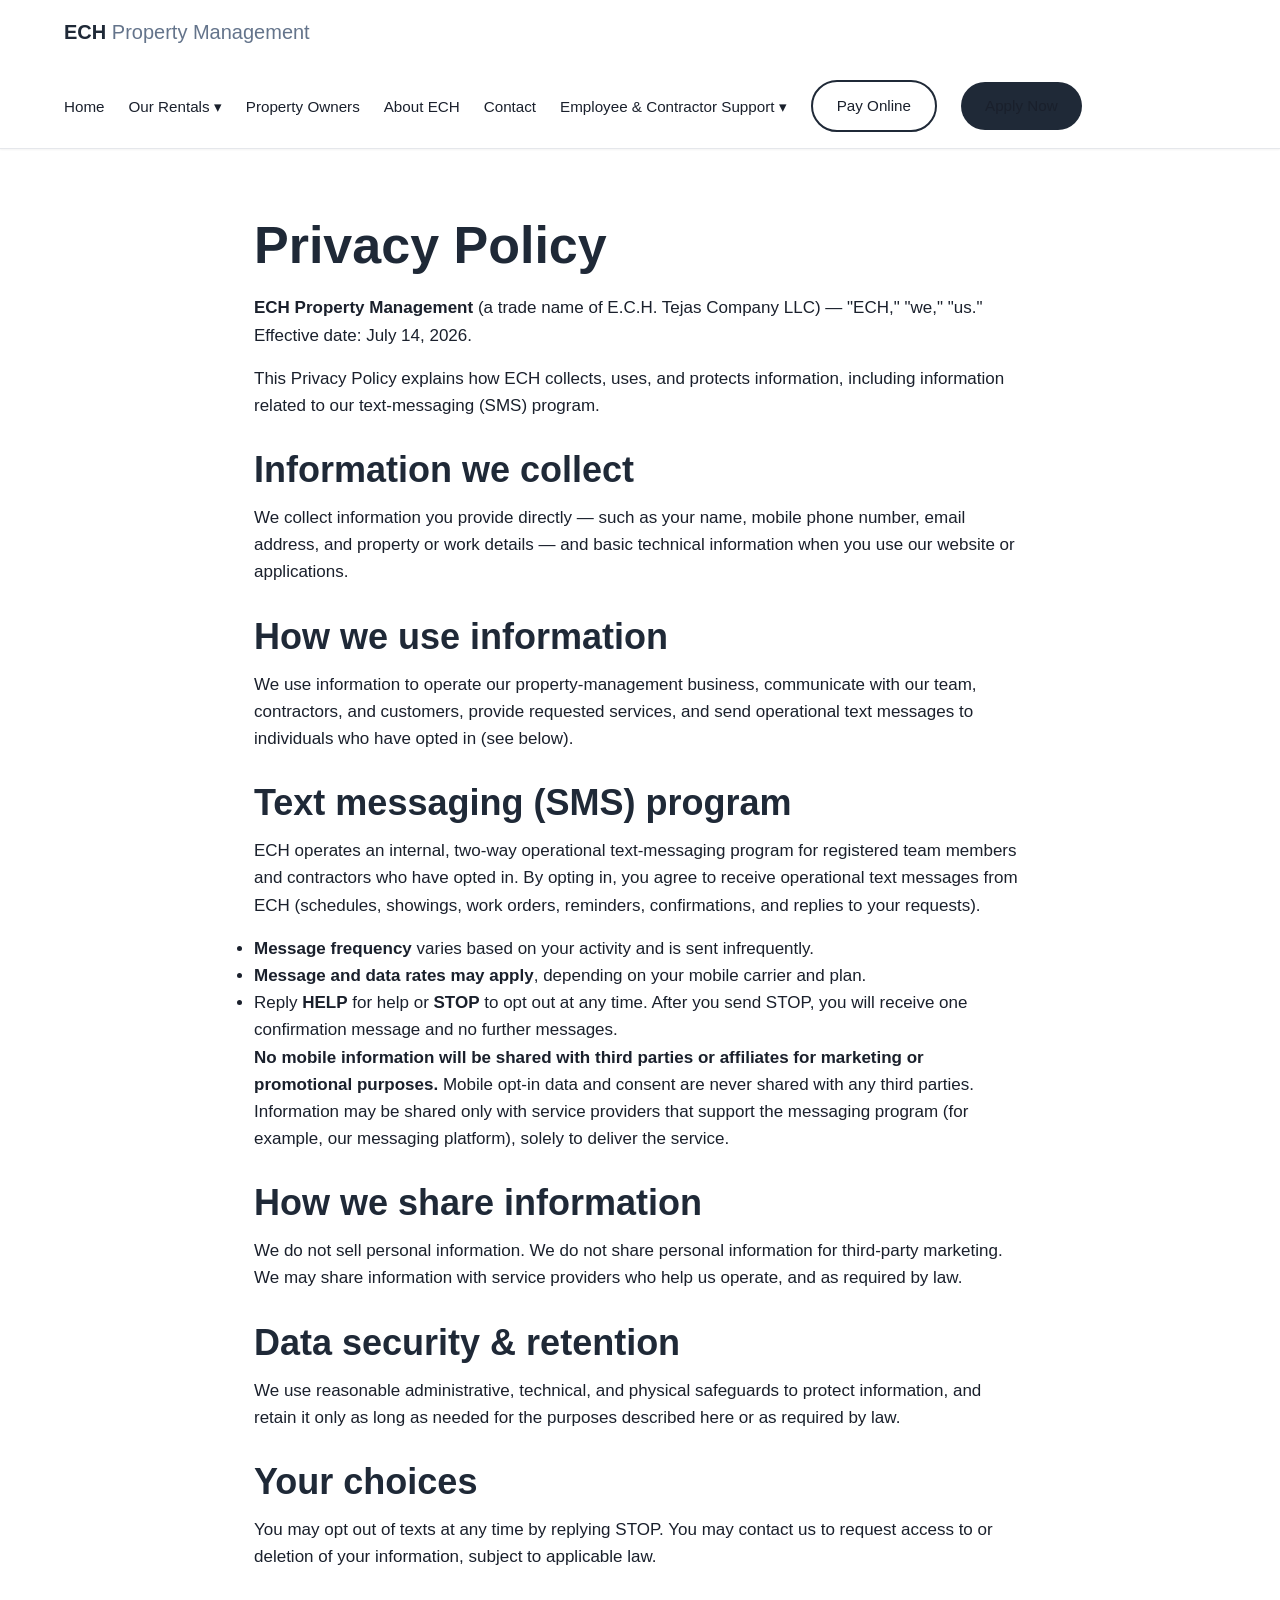
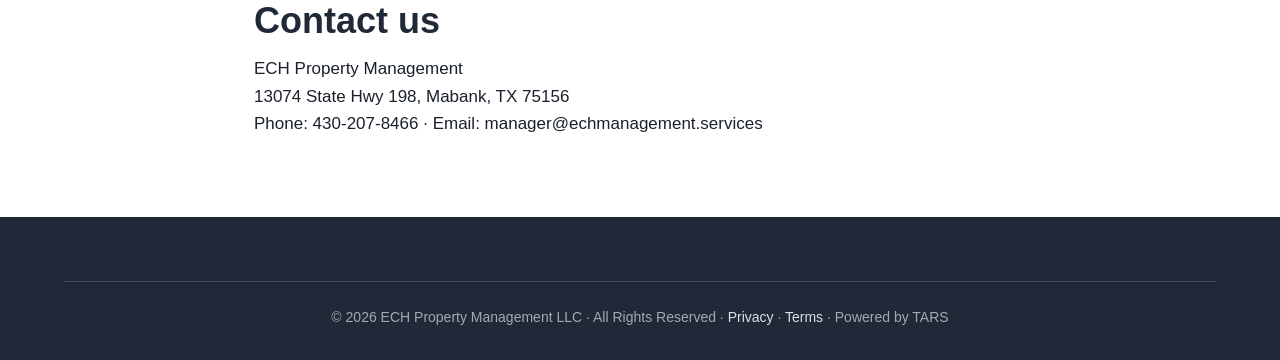
<file: privacy/index.html>
<!DOCTYPE html>
<html lang="en">
<head>
<meta charset="UTF-8">
<meta name="viewport" content="width=device-width, initial-scale=1.0">
<title>Privacy Policy — ECH Property Management</title>
<meta name="description" content="Privacy Policy for ECH Property Management, including our text-messaging (SMS) program.">
<link rel="canonical" href="https://echmanagement.services/privacy">
<link rel="stylesheet" href="/styles.css">
<style>.policy{max-width:820px;margin:0 auto;text-align:left}.policy h2{margin-top:1.75rem}.policy p,.policy li{color:#1A202C;line-height:1.6}</style>
</head>
<body>
<nav class="nav"><div class="container nav-inner">
<a href="/" class="logo"><strong>ECH</strong> <span class="light">Property Management</span></a>
<ul class="nav-links">
<li><a href="/">Home</a></li>
<li class="dropdown"><a href="#">Our Rentals ▾</a><div class="submenu"><a href="/single-family-home-rental-cedar-creek-lake.html">Single Family Homes</a><a href="/apartment-rental-cedar-creek-lake.html">Apartments</a></div></li>
<li><a href="/property-management.html">Property Owners</a></li>
<li><a href="/about-ech-property-management.html">About ECH</a></li>
<li><a href="/contact.html">Contact</a></li>
<li class="dropdown"><a href="/employee-contractor-support.html">Employee &amp; Contractor Support ▾</a><div class="submenu"><a href="https://tcc.echmanagement.services">Log In</a><a href="/employee-contractor-support.html#signup">Request Access &amp; Text Sign-Up</a></div></li>
<li><a href="https://app.rentredi.com/pay" class="btn btn-secondary">Pay Online</a></li>
<li><a href="https://app.rentredi.com/apply" class="btn">Apply Now</a></li>
</ul>
</div></nav>

<section><div class="container policy">
<h1>Privacy Policy</h1>
<p><strong>ECH Property Management</strong> (a trade name of E.C.H. Tejas Company LLC) — "ECH," "we," "us." Effective date: July 14, 2026.</p>
<p>This Privacy Policy explains how ECH collects, uses, and protects information, including information related to our text-messaging (SMS) program.</p>
<h2>Information we collect</h2>
<p>We collect information you provide directly — such as your name, mobile phone number, email address, and property or work details — and basic technical information when you use our website or applications.</p>
<h2>How we use information</h2>
<p>We use information to operate our property-management business, communicate with our team, contractors, and customers, provide requested services, and send operational text messages to individuals who have opted in (see below).</p>
<h2>Text messaging (SMS) program</h2>
<p>ECH operates an internal, two-way operational text-messaging program for registered team members and contractors who have opted in. By opting in, you agree to receive operational text messages from ECH (schedules, showings, work orders, reminders, confirmations, and replies to your requests).</p>
<ul>
<li><strong>Message frequency</strong> varies based on your activity and is sent infrequently.</li>
<li><strong>Message and data rates may apply</strong>, depending on your mobile carrier and plan.</li>
<li>Reply <strong>HELP</strong> for help or <strong>STOP</strong> to opt out at any time. After you send STOP, you will receive one confirmation message and no further messages.</li>
</ul>
<p><strong>No mobile information will be shared with third parties or affiliates for marketing or promotional purposes.</strong> Mobile opt-in data and consent are never shared with any third parties. Information may be shared only with service providers that support the messaging program (for example, our messaging platform), solely to deliver the service.</p>
<h2>How we share information</h2>
<p>We do not sell personal information. We do not share personal information for third-party marketing. We may share information with service providers who help us operate, and as required by law.</p>
<h2>Data security &amp; retention</h2>
<p>We use reasonable administrative, technical, and physical safeguards to protect information, and retain it only as long as needed for the purposes described here or as required by law.</p>
<h2>Your choices</h2>
<p>You may opt out of texts at any time by replying STOP. You may contact us to request access to or deletion of your information, subject to applicable law.</p>
<h2>Contact us</h2>
<p>ECH Property Management<br>13074 State Hwy 198, Mabank, TX 75156<br>Phone: 430-207-8466 · Email: manager@echmanagement.services</p>
</div></section>

<footer><div class="container">
<div class="copyright">© 2026 ECH Property Management LLC · All Rights Reserved · <a href="/privacy">Privacy</a> · <a href="/terms">Terms</a> · Powered by TARS</div>
</div></footer>
</body></html>
</file>
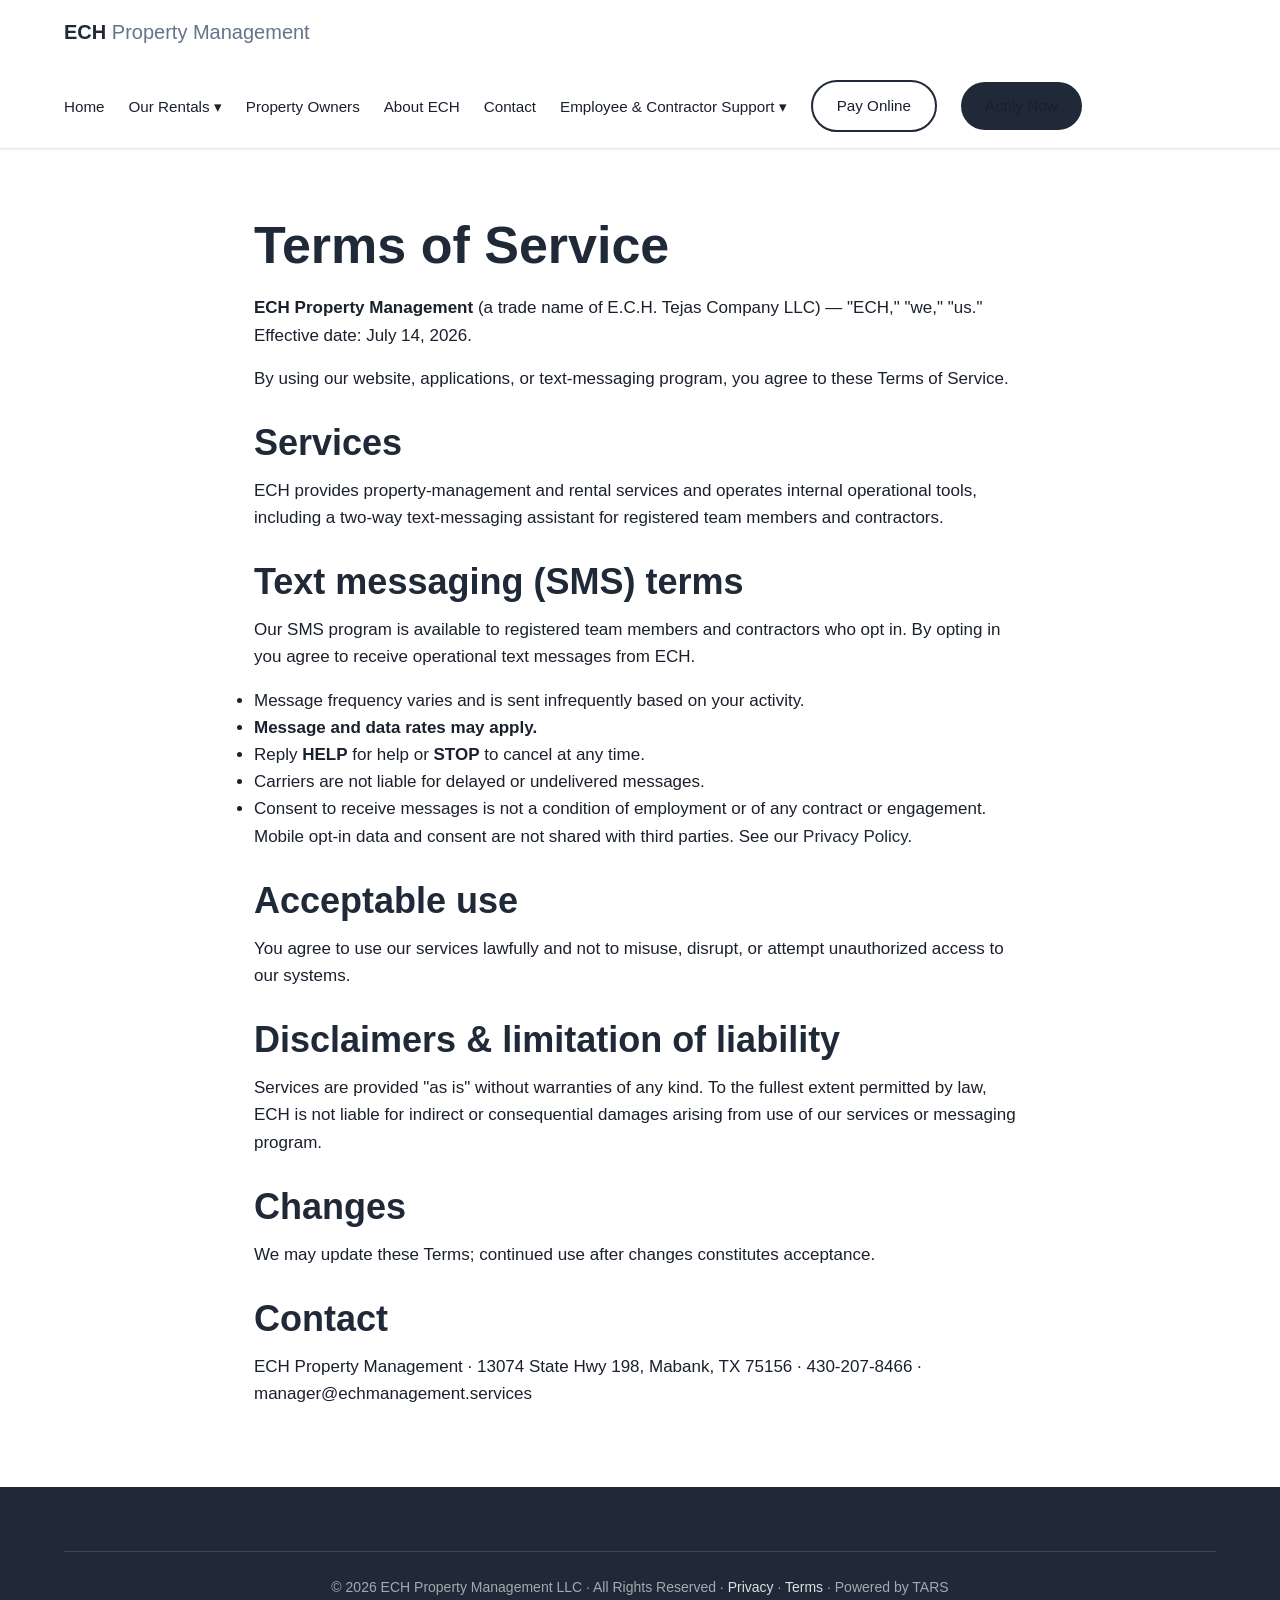
<file: terms/index.html>
<!DOCTYPE html>
<html lang="en">
<head>
<meta charset="UTF-8">
<meta name="viewport" content="width=device-width, initial-scale=1.0">
<title>Terms of Service — ECH Property Management</title>
<meta name="description" content="Terms of Service for ECH Property Management, including our text-messaging (SMS) program.">
<link rel="canonical" href="https://echmanagement.services/terms">
<link rel="stylesheet" href="/styles.css">
<style>.policy{max-width:820px;margin:0 auto;text-align:left}.policy h2{margin-top:1.75rem}.policy p,.policy li{color:#1A202C;line-height:1.6}</style>
</head>
<body>
<nav class="nav"><div class="container nav-inner">
<a href="/" class="logo"><strong>ECH</strong> <span class="light">Property Management</span></a>
<ul class="nav-links">
<li><a href="/">Home</a></li>
<li class="dropdown"><a href="#">Our Rentals ▾</a><div class="submenu"><a href="/single-family-home-rental-cedar-creek-lake.html">Single Family Homes</a><a href="/apartment-rental-cedar-creek-lake.html">Apartments</a></div></li>
<li><a href="/property-management.html">Property Owners</a></li>
<li><a href="/about-ech-property-management.html">About ECH</a></li>
<li><a href="/contact.html">Contact</a></li>
<li class="dropdown"><a href="/employee-contractor-support.html">Employee &amp; Contractor Support ▾</a><div class="submenu"><a href="https://tcc.echmanagement.services">Log In</a><a href="/employee-contractor-support.html#signup">Request Access &amp; Text Sign-Up</a></div></li>
<li><a href="https://app.rentredi.com/pay" class="btn btn-secondary">Pay Online</a></li>
<li><a href="https://app.rentredi.com/apply" class="btn">Apply Now</a></li>
</ul>
</div></nav>

<section><div class="container policy">
<h1>Terms of Service</h1>
<p><strong>ECH Property Management</strong> (a trade name of E.C.H. Tejas Company LLC) — "ECH," "we," "us." Effective date: July 14, 2026.</p>
<p>By using our website, applications, or text-messaging program, you agree to these Terms of Service.</p>
<h2>Services</h2>
<p>ECH provides property-management and rental services and operates internal operational tools, including a two-way text-messaging assistant for registered team members and contractors.</p>
<h2>Text messaging (SMS) terms</h2>
<p>Our SMS program is available to registered team members and contractors who opt in. By opting in you agree to receive operational text messages from ECH.</p>
<ul>
<li>Message frequency varies and is sent infrequently based on your activity.</li>
<li><strong>Message and data rates may apply.</strong></li>
<li>Reply <strong>HELP</strong> for help or <strong>STOP</strong> to cancel at any time.</li>
<li>Carriers are not liable for delayed or undelivered messages.</li>
<li>Consent to receive messages is not a condition of employment or of any contract or engagement.</li>
</ul>
<p>Mobile opt-in data and consent are not shared with third parties. See our <a href="/privacy">Privacy Policy</a>.</p>
<h2>Acceptable use</h2>
<p>You agree to use our services lawfully and not to misuse, disrupt, or attempt unauthorized access to our systems.</p>
<h2>Disclaimers &amp; limitation of liability</h2>
<p>Services are provided "as is" without warranties of any kind. To the fullest extent permitted by law, ECH is not liable for indirect or consequential damages arising from use of our services or messaging program.</p>
<h2>Changes</h2>
<p>We may update these Terms; continued use after changes constitutes acceptance.</p>
<h2>Contact</h2>
<p>ECH Property Management · 13074 State Hwy 198, Mabank, TX 75156 · 430-207-8466 · manager@echmanagement.services</p>
</div></section>

<footer><div class="container">
<div class="copyright">© 2026 ECH Property Management LLC · All Rights Reserved · <a href="/privacy">Privacy</a> · <a href="/terms">Terms</a> · Powered by TARS</div>
</div></footer>
</body></html>
</file>
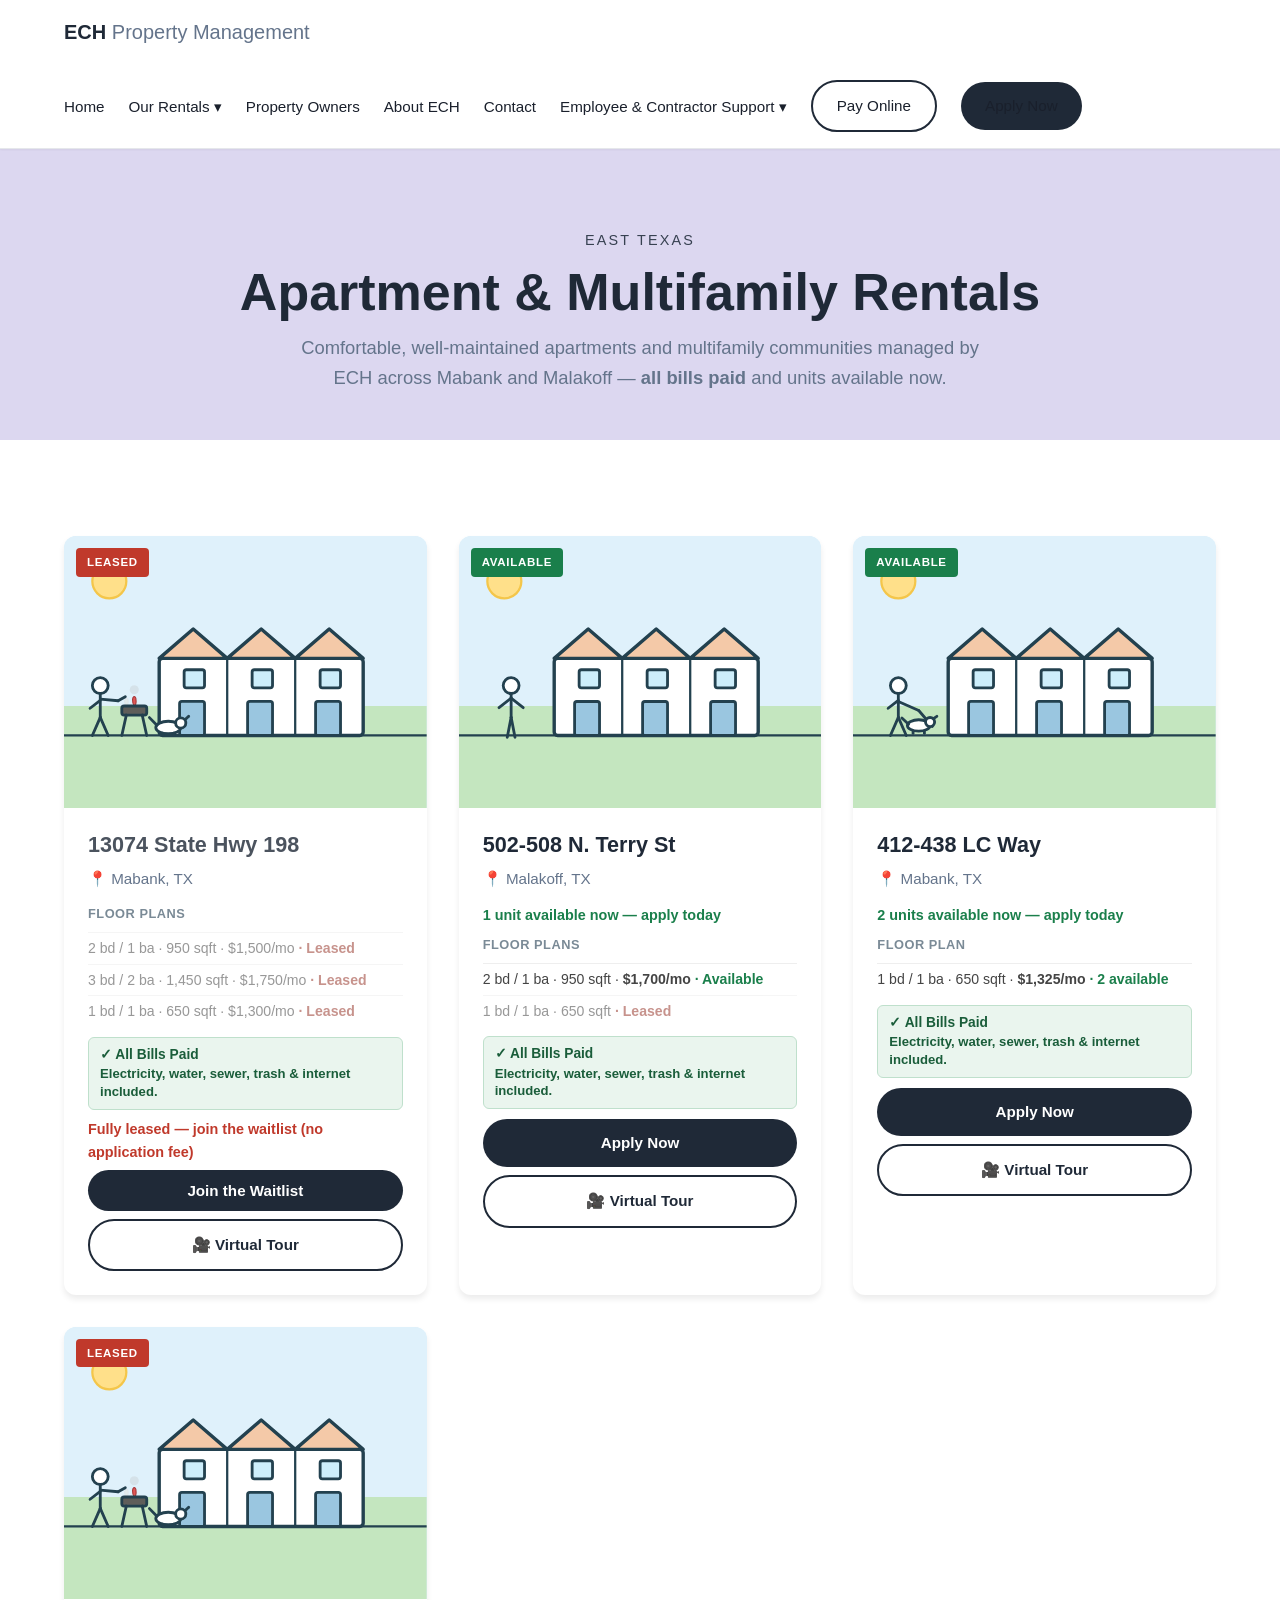
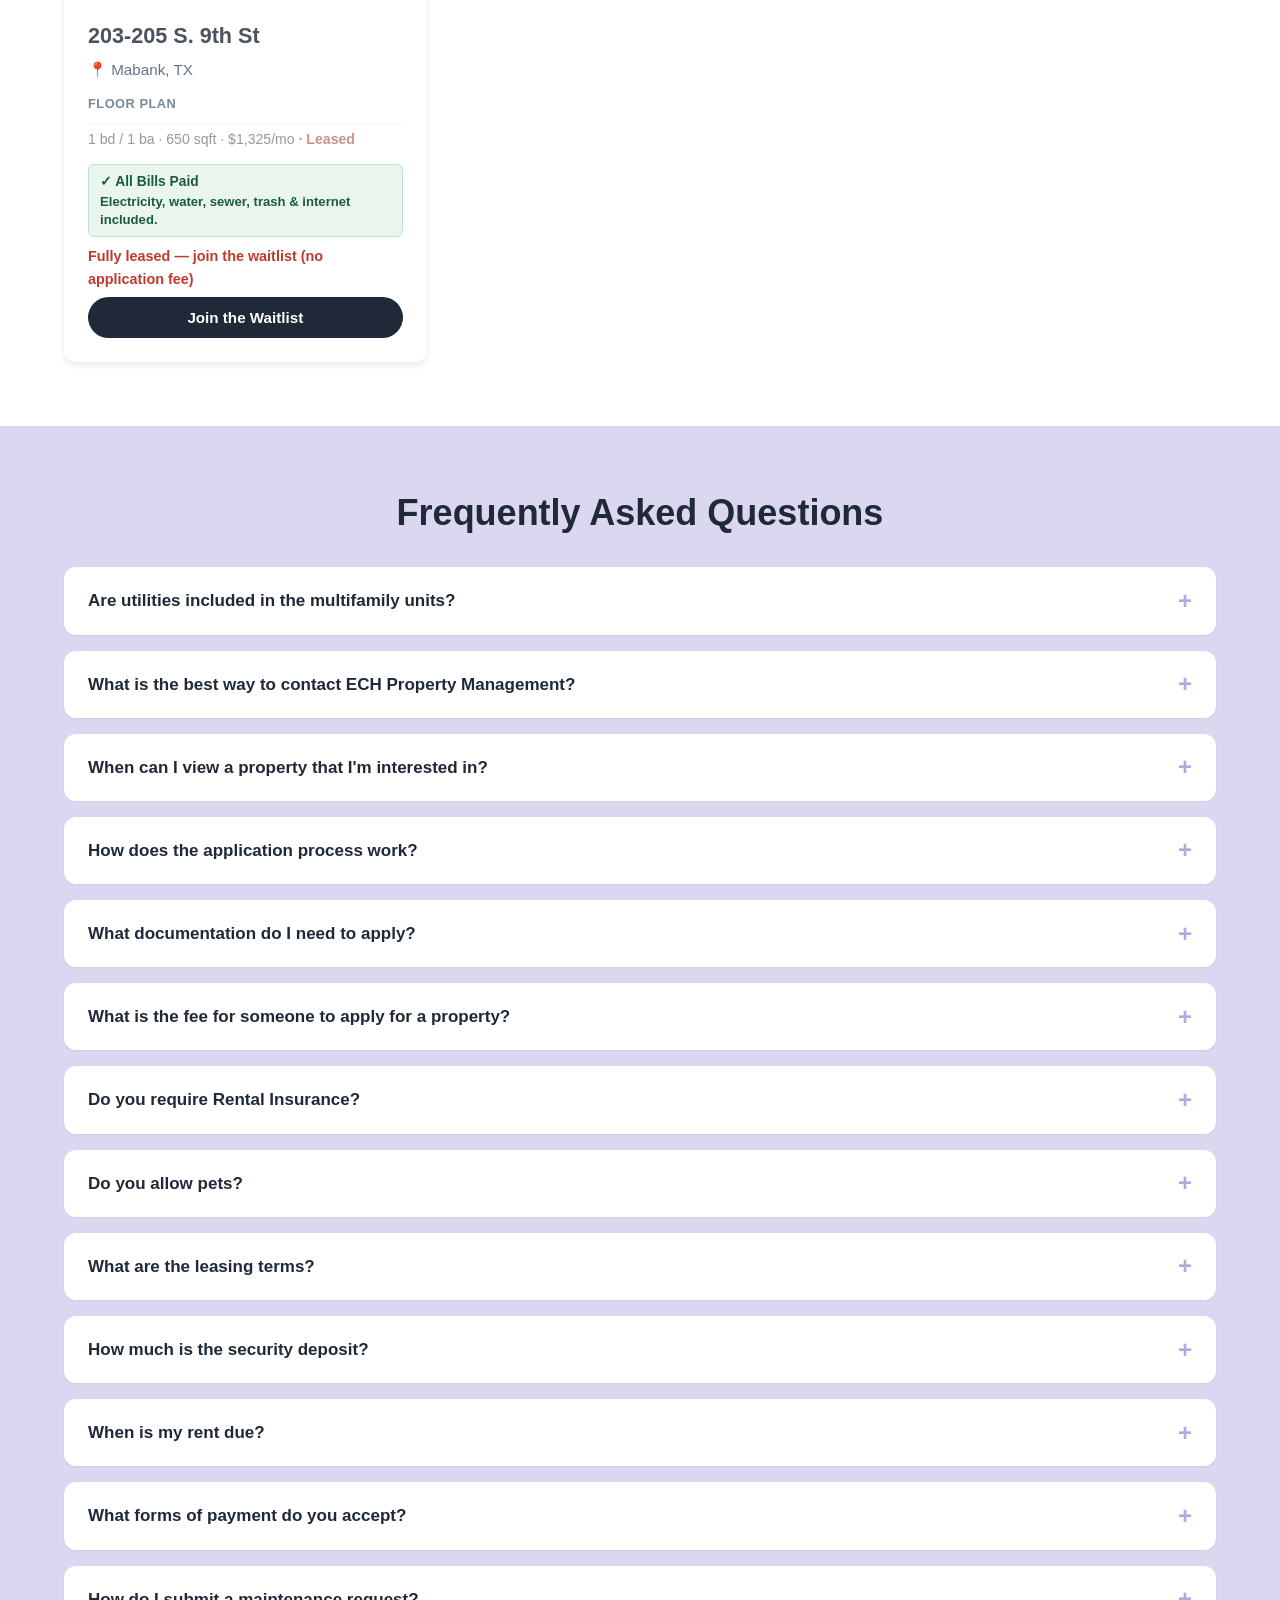
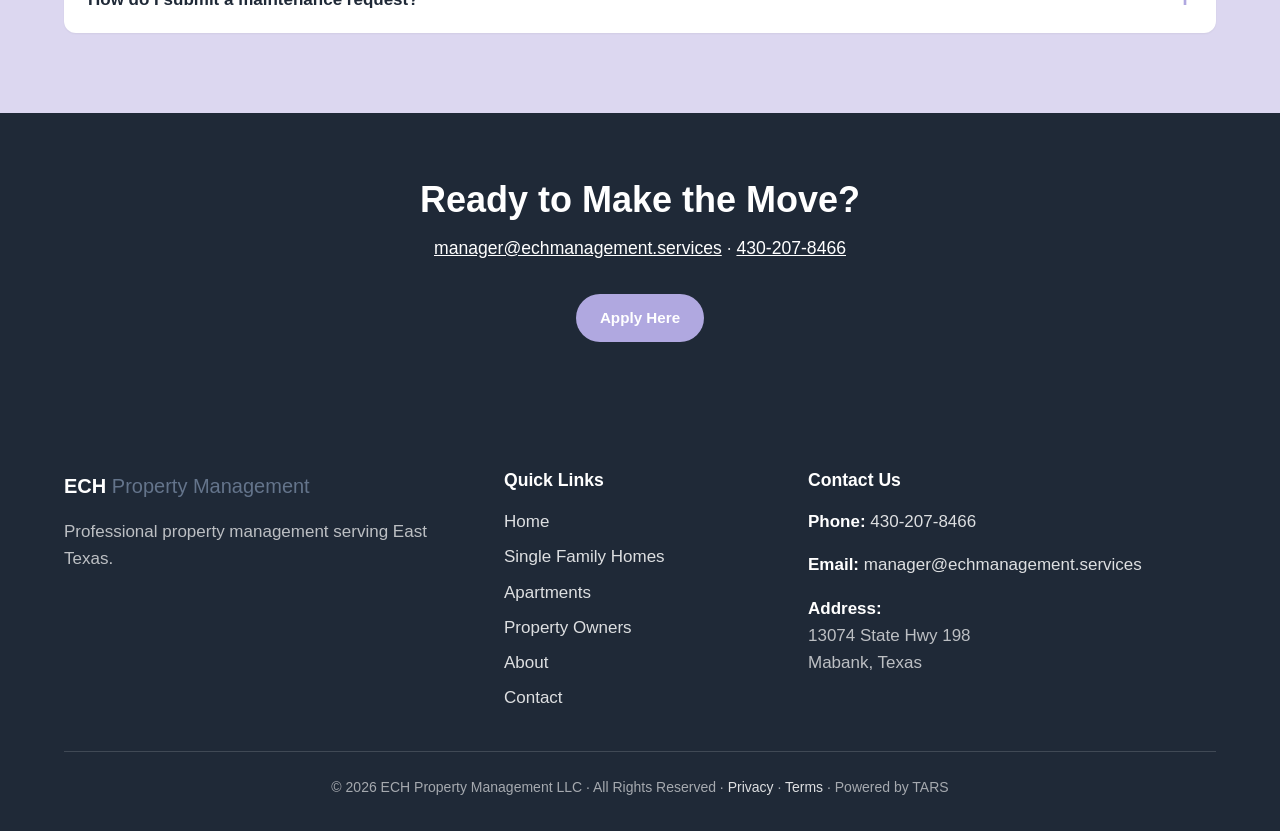
<file: apartment-rental-cedar-creek-lake.html>
<!DOCTYPE html>
<html lang="en">
<head>
<meta charset="UTF-8">
<meta name="viewport" content="width=device-width, initial-scale=1.0">
<title>Apartment Rentals | ECH Property Management</title>
<meta name="description" content="Bills-paid apartment and multifamily rentals in Mabank and Malakoff, Texas — electricity, water, sewer, trash and internet included. Professional management by ECH. Apply online via RentRedi.">
<link rel="canonical" href="https://echmanagement.services/apartment-rental-cedar-creek-lake.html">
<link rel="stylesheet" href="styles.css">
<style>
.status-badge{position:absolute;top:12px;left:12px;color:#fff;font-weight:800;font-size:.72rem;letter-spacing:.06em;padding:5px 11px;border-radius:4px;text-transform:uppercase;z-index:2;}
.status-avail{background:#1a7f4b;}
.status-inquire{background:#5a6b7a;}
.status-rented{background:#c0392b;}
.photo-ph{position:relative;width:100%;aspect-ratio:4/3;background:#dff1fb;display:flex;align-items:center;justify-content:center;overflow:hidden;}
.scene-svg{position:absolute;inset:0;width:100%;height:100%;display:block;}
.house-svg{width:58%;max-width:175px;height:auto;}
.avail-note{margin:8px 0 0;font-weight:800;color:#1a7f4b;font-size:.9rem;}
.inquire-note{margin:8px 0 0;font-weight:800;color:#5a6b7a;font-size:.9rem;}
.leased-note{margin:8px 0 0;font-weight:800;color:#c0392b;font-size:.9rem;}
.fp{list-style:none;padding:0;margin:8px 0 0;font-size:.88rem;color:#444;}
.fp li{padding:4px 0;border-top:1px solid #eee;}
.fp li.leased{opacity:.55;}
.fp-label{font-weight:700;font-size:.8rem;letter-spacing:.04em;text-transform:uppercase;color:#7a8a96;margin:8px 0 2px;}
.tag-av{color:#1a7f4b;font-weight:800;}
.tag-le{color:#9a3b30;font-weight:800;}
.bills{margin:10px 0 0;background:#eaf5ee;border:1px solid #bfe0cc;color:#1a5d3a;font-weight:700;font-size:.82rem;padding:8px 11px;border-radius:6px;line-height:1.35;}
.bills strong{display:block;font-size:.86rem;margin-bottom:1px;}
.btn-tour{margin-top:8px;display:inline-block;}
button.btn{border:none;cursor:pointer;font-family:inherit;}
.wl-overlay{display:none;position:fixed;inset:0;background:rgba(20,28,24,.55);z-index:1000;align-items:center;justify-content:center;padding:20px;}
.wl-overlay.open{display:flex;}
.wl-box{background:#fff;border-radius:12px;max-width:440px;width:100%;padding:26px 24px;box-shadow:0 20px 60px rgba(0,0,0,.3);position:relative;max-height:90vh;overflow:auto;}
.wl-box h3{margin:0 0 4px;font-size:1.3rem;color:#1a3d2b;}
.wl-sub{margin:0 0 14px;color:#666;font-size:.9rem;}
.wl-box label{display:block;font-weight:700;font-size:.85rem;color:#333;margin:12px 0 4px;}
.wl-box input{width:100%;padding:10px 12px;border:1px solid #ccd5cf;border-radius:7px;font-size:1rem;box-sizing:border-box;}
.wl-box input:focus{outline:none;border-color:#2f5d45;}
.wl-close{position:absolute;top:10px;right:14px;background:none;border:none;font-size:1.7rem;line-height:1;color:#888;cursor:pointer;}
.wl-send{margin-top:18px;width:100%;cursor:pointer;border:none;background:#1a7f4b;color:#fff;font-weight:800;padding:13px;border-radius:8px;font-size:1rem;}
</style>
</head>
<body>
<nav class="nav"><div class="container nav-inner">
<a href="/" class="logo"><strong>ECH</strong> <span class="light">Property Management</span></a>
<ul class="nav-links">
<li><a href="/">Home</a></li>
<li class="dropdown"><a href="#">Our Rentals ▾</a><div class="submenu"><a href="/single-family-home-rental-cedar-creek-lake.html">Single Family Homes</a><a href="/apartment-rental-cedar-creek-lake.html">Apartments</a></div></li>
<li><a href="/property-management.html">Property Owners</a></li>
<li><a href="/about-ech-property-management.html">About ECH</a></li>
<li><a href="/contact.html">Contact</a></li>
<li class="dropdown"><a href="/employee-contractor-support.html">Employee &amp; Contractor Support ▾</a><div class="submenu"><a href="https://tcc.echmanagement.services">Log In</a><a href="/employee-contractor-support.html#signup">Request Access &amp; Text Sign-Up</a></div></li>
<li><a href="https://app.rentredi.com/pay" class="btn btn-secondary">Pay Online</a></li>
<li><a href="https://app.rentredi.com/apply" class="btn">Apply Now</a></li>
</ul>
</div></nav>

<header class="page-header"><div class="container">
<p class="pre-title">East Texas</p>
<h1>Apartment &amp; Multifamily Rentals</h1>
<p>Comfortable, well-maintained apartments and multifamily communities managed by ECH across Mabank and Malakoff — <strong>all bills paid</strong> and units available now.</p>
</div></header>

<section><div class="container"><div class="listings-grid">
<!-- LISTINGS:START (generated by tools/build-listings.js — edit data/listings.json, not this) -->

<article class="listing-card"><div class="photo-ph"><svg class="scene-svg" viewBox="0 0 320 240" xmlns="http://www.w3.org/2000/svg" role="img" aria-label="Leased multifamily building with a courtyard barbecue and a dog"><rect width="320" height="240" fill="#dff1fb"/><rect y="150" width="320" height="90" fill="#c4e6bf"/><circle cx="40" cy="40" r="15" fill="#ffe08a" stroke="#f4c64a" stroke-width="2"/><line x1="0" y1="176" x2="320" y2="176" stroke="#23414f" stroke-width="2"/><g stroke="#23414f" stroke-width="3" fill="none" stroke-linejoin="round"><rect x="84" y="108" width="180" height="68" rx="3" fill="#fff"/><polygon points="84,108 114,82 144,108" fill="#f4c9a8"/><polygon points="144,108 174,82 204,108" fill="#f4c9a8"/><polygon points="204,108 234,82 264,108" fill="#f4c9a8"/><line x1="144" y1="108" x2="144" y2="176" stroke-width="2"/><line x1="204" y1="108" x2="204" y2="176" stroke-width="2"/><rect x="102" y="146" width="22" height="30" rx="2" fill="#9ac6e0" stroke-width="2.5"/><rect x="162" y="146" width="22" height="30" rx="2" fill="#9ac6e0" stroke-width="2.5"/><rect x="222" y="146" width="22" height="30" rx="2" fill="#9ac6e0" stroke-width="2.5"/><rect x="106" y="118" width="18" height="16" rx="2" fill="#cdeefb" stroke-width="2.5"/><rect x="166" y="118" width="18" height="16" rx="2" fill="#cdeefb" stroke-width="2.5"/><rect x="226" y="118" width="18" height="16" rx="2" fill="#cdeefb" stroke-width="2.5"/></g><g transform="translate(58,176)" stroke="#23414f" stroke-width="2.5" fill="none" stroke-linecap="round"><circle cx="4" cy="-30" r="4" fill="#cfd8dd" stroke="none"><animate attributeName="opacity" values="0;.7;0" dur="3s" repeatCount="indefinite"/><animateTransform attributeName="transform" type="translate" values="0,0;0,-18" dur="3s" repeatCount="indefinite"/></circle><path d="M-3,-26 C -8,-33 1,-37 -2,-26 Z" fill="#ef9f27" stroke="#d85a30" stroke-width="1"><animate attributeName="opacity" values="1;0;1" dur="0.5s" repeatCount="indefinite"/></path><path d="M4,-26 C -1,-35 8,-39 5,-26 Z" fill="#e24b4a" stroke="#a32d2d" stroke-width="1"><animate attributeName="opacity" values="0;1;0" dur="0.5s" repeatCount="indefinite"/></path><rect x="-7" y="-26" width="22" height="8" rx="2" fill="#5f5e5a"/><line x1="-3" y1="-18" x2="-7" y2="0"/><line x1="11" y1="-18" x2="15" y2="0"/></g><g transform="translate(32,176)" stroke="#23414f" stroke-width="2.5" fill="none" stroke-linecap="round"><circle cx="0" cy="-44" r="7" fill="#fff"/><line x1="0" y1="-37" x2="0" y2="-16"/><line x1="0" y1="-31" x2="-9" y2="-24"/><line x1="0" y1="-16" x2="-7" y2="0"/><line x1="0" y1="-16" x2="7" y2="0"/><g><animateTransform attributeName="transform" type="rotate" values="-8 0 -32;-44 0 -32;-8 0 -32" dur="0.9s" repeatCount="indefinite"/><line x1="0" y1="-32" x2="15" y2="-27"/><line x1="15" y1="-27" x2="22" y2="-29"/></g></g><g transform="translate(92,176)" stroke="#23414f" stroke-width="2.5" fill="none" stroke-linecap="round"><ellipse cx="0" cy="-7" rx="11" ry="5.5" fill="#fff"/><circle cx="11" cy="-11" r="4.5" fill="#fff"/><line x1="15" y1="-14" x2="18" y2="-17"/><line x1="-5" y1="-2" x2="-5" y2="0"/><line x1="5" y1="-2" x2="5" y2="0"/><line x1="-10" y1="-9" x2="-18" y2="-14"><animateTransform attributeName="transform" type="rotate" values="18 -10 -9;-28 -10 -9;18 -10 -9" dur="0.35s" repeatCount="indefinite"/></line></g></svg><span class="status-badge status-rented">Leased</span></div><div class="body"><h3 style="opacity:.8;">13074 State Hwy 198</h3><p class="meta"><span>📍 Mabank, TX</span></p><p class="fp-label">Floor plans</p><ul class="fp"><li class="leased">2 bd / 1 ba · 950 sqft · $1,500/mo <span class="tag-le">· Leased</span></li><li class="leased">3 bd / 2 ba · 1,450 sqft · $1,750/mo <span class="tag-le">· Leased</span></li><li class="leased">1 bd / 1 ba · 650 sqft · $1,300/mo <span class="tag-le">· Leased</span></li></ul><div class="bills"><strong>✓ All Bills Paid</strong>Electricity, water, sewer, trash &amp; internet included.</div><p class="leased-note">Fully leased — join the waitlist (no application fee)</p><button type="button" class="btn" style="margin-top:6px;" onclick="openWaitlist('13074 State Hwy 198, Mabank')">Join the Waitlist</button><a href="/tour-demo.html" class="btn btn-secondary btn-tour">🎥 Virtual Tour</a></div></article>

<article class="listing-card"><div class="photo-ph"><svg class="scene-svg" viewBox="0 0 320 240" xmlns="http://www.w3.org/2000/svg" role="img" aria-label="Multifamily building with a resident heading inside"><rect width="320" height="240" fill="#dff1fb"/><rect y="150" width="320" height="90" fill="#c4e6bf"/><circle cx="40" cy="40" r="15" fill="#ffe08a" stroke="#f4c64a" stroke-width="2"/><line x1="0" y1="176" x2="320" y2="176" stroke="#23414f" stroke-width="2"/><g stroke="#23414f" stroke-width="3" fill="none" stroke-linejoin="round"><rect x="84" y="108" width="180" height="68" rx="3" fill="#fff"/><polygon points="84,108 114,82 144,108" fill="#f4c9a8"/><polygon points="144,108 174,82 204,108" fill="#f4c9a8"/><polygon points="204,108 234,82 264,108" fill="#f4c9a8"/><line x1="144" y1="108" x2="144" y2="176" stroke-width="2"/><line x1="204" y1="108" x2="204" y2="176" stroke-width="2"/><rect x="102" y="146" width="22" height="30" rx="2" fill="#9ac6e0" stroke-width="2.5"/><rect x="162" y="146" width="22" height="30" rx="2" fill="#9ac6e0" stroke-width="2.5"/><rect x="222" y="146" width="22" height="30" rx="2" fill="#9ac6e0" stroke-width="2.5"/><rect x="106" y="118" width="18" height="16" rx="2" fill="#cdeefb" stroke-width="2.5"/><rect x="166" y="118" width="18" height="16" rx="2" fill="#cdeefb" stroke-width="2.5"/><rect x="226" y="118" width="18" height="16" rx="2" fill="#cdeefb" stroke-width="2.5"/></g><g transform="translate(46,176)" stroke="#23414f" stroke-width="2.5" fill="none" stroke-linecap="round"><animateTransform attributeName="transform" type="translate" values="46,176;100,176;106,176" keyTimes="0;0.72;0.8" dur="6s" repeatCount="indefinite"/><animate attributeName="opacity" values="1;1;0;0" keyTimes="0;0.76;0.82;1" dur="6s" repeatCount="indefinite"/><circle cx="0" cy="-44" r="7" fill="#fff"/><line x1="0" y1="-37" x2="0" y2="-16"/><line x1="0" y1="-33" x2="-8" y2="-22"><animateTransform attributeName="transform" type="rotate" values="-18 0 -33;18 0 -33;-18 0 -33" dur="0.5s" repeatCount="indefinite"/></line><line x1="0" y1="-33" x2="8" y2="-22"><animateTransform attributeName="transform" type="rotate" values="18 0 -33;-18 0 -33;18 0 -33" dur="0.5s" repeatCount="indefinite"/></line><line x1="0" y1="-16" x2="-8" y2="0"><animateTransform attributeName="transform" type="rotate" values="18 0 -16;-18 0 -16;18 0 -16" dur="0.5s" repeatCount="indefinite"/></line><line x1="0" y1="-16" x2="8" y2="0"><animateTransform attributeName="transform" type="rotate" values="-18 0 -16;18 0 -16;-18 0 -16" dur="0.5s" repeatCount="indefinite"/></line></g></svg><span class="status-badge status-avail">Available</span></div><div class="body"><h3>502-508 N. Terry St</h3><p class="meta"><span>📍 Malakoff, TX</span></p><p class="avail-note">1 unit available now — apply today</p><p class="fp-label">Floor plans</p><ul class="fp"><li>2 bd / 1 ba · 950 sqft · <strong>$1,700/mo</strong> <span class="tag-av">· Available</span></li><li class="leased">1 bd / 1 ba · 650 sqft <span class="tag-le">· Leased</span></li></ul><div class="bills"><strong>✓ All Bills Paid</strong>Electricity, water, sewer, trash &amp; internet included.</div><a href="https://app.rentredi.com/apply" class="btn" style="margin-top:10px;">Apply Now</a><a href="/tour-demo.html" class="btn btn-secondary btn-tour">🎥 Virtual Tour</a></div></article>

<article class="listing-card"><div class="photo-ph"><svg class="scene-svg" viewBox="0 0 320 240" xmlns="http://www.w3.org/2000/svg" role="img" aria-label="Multifamily building with a resident walking a dog"><rect width="320" height="240" fill="#dff1fb"/><rect y="150" width="320" height="90" fill="#c4e6bf"/><circle cx="40" cy="40" r="15" fill="#ffe08a" stroke="#f4c64a" stroke-width="2"/><line x1="0" y1="176" x2="320" y2="176" stroke="#23414f" stroke-width="2"/><g stroke="#23414f" stroke-width="3" fill="none" stroke-linejoin="round"><rect x="84" y="108" width="180" height="68" rx="3" fill="#fff"/><polygon points="84,108 114,82 144,108" fill="#f4c9a8"/><polygon points="144,108 174,82 204,108" fill="#f4c9a8"/><polygon points="204,108 234,82 264,108" fill="#f4c9a8"/><line x1="144" y1="108" x2="144" y2="176" stroke-width="2"/><line x1="204" y1="108" x2="204" y2="176" stroke-width="2"/><rect x="102" y="146" width="22" height="30" rx="2" fill="#9ac6e0" stroke-width="2.5"/><rect x="162" y="146" width="22" height="30" rx="2" fill="#9ac6e0" stroke-width="2.5"/><rect x="222" y="146" width="22" height="30" rx="2" fill="#9ac6e0" stroke-width="2.5"/><rect x="106" y="118" width="18" height="16" rx="2" fill="#cdeefb" stroke-width="2.5"/><rect x="166" y="118" width="18" height="16" rx="2" fill="#cdeefb" stroke-width="2.5"/><rect x="226" y="118" width="18" height="16" rx="2" fill="#cdeefb" stroke-width="2.5"/></g><g transform="translate(40,176)" stroke="#23414f" stroke-width="2.5" fill="none" stroke-linecap="round"><circle cx="0" cy="-44" r="7" fill="#fff"/><line x1="0" y1="-37" x2="0" y2="-16"/><line x1="0" y1="-31" x2="-9" y2="-24"/><line x1="0" y1="-16" x2="-7" y2="0"/><line x1="0" y1="-16" x2="7" y2="0"/><line x1="0" y1="-30" x2="18" y2="-22"/><line x1="18" y1="-22" x2="30" y2="-8"/></g><g transform="translate(58,176)" stroke="#23414f" stroke-width="2.5" fill="none" stroke-linecap="round"><animateTransform attributeName="transform" type="translate" values="58,176;58,174;58,176" dur="0.5s" repeatCount="indefinite"/><ellipse cx="0" cy="-7" rx="10" ry="5" fill="#fff"/><circle cx="10" cy="-10" r="4" fill="#fff"/><line x1="13" y1="-13" x2="16" y2="-15"/><line x1="-5" y1="-2" x2="-5" y2="0"/><line x1="5" y1="-2" x2="5" y2="0"/><line x1="-9" y1="-8" x2="-16" y2="-12"><animateTransform attributeName="transform" type="rotate" values="18 -9 -8;-26 -9 -8;18 -9 -8" dur="0.35s" repeatCount="indefinite"/></line></g></svg><span class="status-badge status-avail">Available</span></div><div class="body"><h3>412-438 LC Way</h3><p class="meta"><span>📍 Mabank, TX</span></p><p class="avail-note">2 units available now — apply today</p><p class="fp-label">Floor plan</p><ul class="fp"><li>1 bd / 1 ba · 650 sqft · <strong>$1,325/mo</strong> <span class="tag-av">· 2 available</span></li></ul><div class="bills"><strong>✓ All Bills Paid</strong>Electricity, water, sewer, trash &amp; internet included.</div><a href="https://app.rentredi.com/apply" class="btn" style="margin-top:10px;">Apply Now</a><a href="/tour-demo.html" class="btn btn-secondary btn-tour">🎥 Virtual Tour</a></div></article>

<article class="listing-card"><div class="photo-ph"><svg class="scene-svg" viewBox="0 0 320 240" xmlns="http://www.w3.org/2000/svg" role="img" aria-label="Leased multifamily building with a courtyard barbecue and a dog"><rect width="320" height="240" fill="#dff1fb"/><rect y="150" width="320" height="90" fill="#c4e6bf"/><circle cx="40" cy="40" r="15" fill="#ffe08a" stroke="#f4c64a" stroke-width="2"/><line x1="0" y1="176" x2="320" y2="176" stroke="#23414f" stroke-width="2"/><g stroke="#23414f" stroke-width="3" fill="none" stroke-linejoin="round"><rect x="84" y="108" width="180" height="68" rx="3" fill="#fff"/><polygon points="84,108 114,82 144,108" fill="#f4c9a8"/><polygon points="144,108 174,82 204,108" fill="#f4c9a8"/><polygon points="204,108 234,82 264,108" fill="#f4c9a8"/><line x1="144" y1="108" x2="144" y2="176" stroke-width="2"/><line x1="204" y1="108" x2="204" y2="176" stroke-width="2"/><rect x="102" y="146" width="22" height="30" rx="2" fill="#9ac6e0" stroke-width="2.5"/><rect x="162" y="146" width="22" height="30" rx="2" fill="#9ac6e0" stroke-width="2.5"/><rect x="222" y="146" width="22" height="30" rx="2" fill="#9ac6e0" stroke-width="2.5"/><rect x="106" y="118" width="18" height="16" rx="2" fill="#cdeefb" stroke-width="2.5"/><rect x="166" y="118" width="18" height="16" rx="2" fill="#cdeefb" stroke-width="2.5"/><rect x="226" y="118" width="18" height="16" rx="2" fill="#cdeefb" stroke-width="2.5"/></g><g transform="translate(58,176)" stroke="#23414f" stroke-width="2.5" fill="none" stroke-linecap="round"><circle cx="4" cy="-30" r="4" fill="#cfd8dd" stroke="none"><animate attributeName="opacity" values="0;.7;0" dur="3s" repeatCount="indefinite"/><animateTransform attributeName="transform" type="translate" values="0,0;0,-18" dur="3s" repeatCount="indefinite"/></circle><path d="M-3,-26 C -8,-33 1,-37 -2,-26 Z" fill="#ef9f27" stroke="#d85a30" stroke-width="1"><animate attributeName="opacity" values="1;0;1" dur="0.5s" repeatCount="indefinite"/></path><path d="M4,-26 C -1,-35 8,-39 5,-26 Z" fill="#e24b4a" stroke="#a32d2d" stroke-width="1"><animate attributeName="opacity" values="0;1;0" dur="0.5s" repeatCount="indefinite"/></path><rect x="-7" y="-26" width="22" height="8" rx="2" fill="#5f5e5a"/><line x1="-3" y1="-18" x2="-7" y2="0"/><line x1="11" y1="-18" x2="15" y2="0"/></g><g transform="translate(32,176)" stroke="#23414f" stroke-width="2.5" fill="none" stroke-linecap="round"><circle cx="0" cy="-44" r="7" fill="#fff"/><line x1="0" y1="-37" x2="0" y2="-16"/><line x1="0" y1="-31" x2="-9" y2="-24"/><line x1="0" y1="-16" x2="-7" y2="0"/><line x1="0" y1="-16" x2="7" y2="0"/><g><animateTransform attributeName="transform" type="rotate" values="-8 0 -32;-44 0 -32;-8 0 -32" dur="0.9s" repeatCount="indefinite"/><line x1="0" y1="-32" x2="15" y2="-27"/><line x1="15" y1="-27" x2="22" y2="-29"/></g></g><g transform="translate(92,176)" stroke="#23414f" stroke-width="2.5" fill="none" stroke-linecap="round"><ellipse cx="0" cy="-7" rx="11" ry="5.5" fill="#fff"/><circle cx="11" cy="-11" r="4.5" fill="#fff"/><line x1="15" y1="-14" x2="18" y2="-17"/><line x1="-5" y1="-2" x2="-5" y2="0"/><line x1="5" y1="-2" x2="5" y2="0"/><line x1="-10" y1="-9" x2="-18" y2="-14"><animateTransform attributeName="transform" type="rotate" values="18 -10 -9;-28 -10 -9;18 -10 -9" dur="0.35s" repeatCount="indefinite"/></line></g></svg><span class="status-badge status-rented">Leased</span></div><div class="body"><h3 style="opacity:.8;">203-205 S. 9th St</h3><p class="meta"><span>📍 Mabank, TX</span></p><p class="fp-label">Floor plan</p><ul class="fp"><li class="leased">1 bd / 1 ba · 650 sqft · $1,325/mo <span class="tag-le">· Leased</span></li></ul><div class="bills"><strong>✓ All Bills Paid</strong>Electricity, water, sewer, trash &amp; internet included.</div><p class="leased-note">Fully leased — join the waitlist (no application fee)</p><button type="button" class="btn" style="margin-top:6px;" onclick="openWaitlist('203-205 S. 9th St, Mabank')">Join the Waitlist</button></div></article>

<!-- LISTINGS:END -->

</div></div></section>

<section class="faq"><div class="container">
<h2>Frequently Asked Questions</h2>
<details class="faq-item"><summary>Are utilities included in the multifamily units?</summary><div class="content"><p>Yes — our multifamily and apartment units are <strong>all bills paid</strong>: electricity, water, sewer, trash, and internet are included in the monthly rent. One simple payment, no separate utility accounts to set up.</p></div></details>
<details class="faq-item"><summary>What is the best way to contact ECH Property Management?</summary><div class="content"><p>You can reach us by email at <a href="mailto:manager@echmanagement.services">manager@echmanagement.services</a> or by phone at <a href="tel:430-207-8466">430-207-8466</a>. We aim to respond within one business day.</p></div></details>
<details class="faq-item"><summary>When can I view a property that I'm interested in?</summary><div class="content"><p>Showings are scheduled by appointment. Please apply through our online portal or contact us to coordinate a time that works for you.</p></div></details>
<details class="faq-item"><summary>How does the application process work?</summary><div class="content"><p>Apply through our secure online portal. We screen for credit, income, rental history, and background. Most decisions come within 2-3 business days.</p></div></details>
<details class="faq-item"><summary>What documentation do I need to apply?</summary><div class="content"><p>Government-issued photo ID, proof of income (recent pay stubs or offer letter), and any prior rental references. Self-employed applicants may submit recent tax returns.</p></div></details>
<details class="faq-item"><summary>What is the fee for someone to apply for a property?</summary><div class="content"><p>Application fees are listed on the application page in our portal and are non-refundable. Fees cover the cost of background and credit screening. Joining a waitlist for an upcoming or fully-leased property is always free.</p></div></details>
<details class="faq-item"><summary>Do you require Rental Insurance?</summary><div class="content"><p>Yes — renter's insurance is required for all our properties. It protects your personal belongings and provides liability coverage.</p></div></details>
<details class="faq-item"><summary>Do you allow pets?</summary><div class="content"><p>Pet policies vary by property. Some properties accept pets with an additional pet deposit and monthly pet rent. Service animals are always accepted in accordance with fair housing law.</p></div></details>
<details class="faq-item"><summary>What are the leasing terms?</summary><div class="content"><p>Standard lease terms are 12 months. Other terms may be available depending on the property — please ask when applying.</p></div></details>
<details class="faq-item"><summary>How much is the security deposit?</summary><div class="content"><p>Security deposits typically equal one month's rent, due at lease signing.</p></div></details>
<details class="faq-item"><summary>When is my rent due?</summary><div class="content"><p>Rent is due on the 1st of each month. A grace period extends through the 5th. Late fees apply after the 5th per your lease.</p></div></details>
<details class="faq-item"><summary>What forms of payment do you accept?</summary><div class="content"><p>We accept payments via our online portal (RentRedi) — credit/debit card, ACH bank transfer. <a href="https://app.rentredi.com/pay">Pay online here</a>.</p></div></details>
<details class="faq-item"><summary>How do I submit a maintenance request?</summary><div class="content"><p>Submit maintenance requests through your tenant portal at RentRedi, or email us at <a href="mailto:manager@echmanagement.services">manager@echmanagement.services</a>. For after-hours emergencies, call <a href="tel:430-207-8466">430-207-8466</a>.</p></div></details>
</div></section>

<section class="cta-banner"><div class="container">
<h2>Ready to Make the Move?</h2>
<p><a href="mailto:manager@echmanagement.services" style="color:#fff; text-decoration:underline;">manager@echmanagement.services</a> · <a href="tel:430-207-8466" style="color:#fff; text-decoration:underline;">430-207-8466</a></p>
<a href="https://app.rentredi.com/apply" class="btn btn-lavender">Apply Here</a>
</div></section>

<footer><div class="container">
<div class="footer-grid">
<div><a href="/" class="logo"><strong>ECH</strong> <span class="light">Property Management</span></a><p>Professional property management serving East Texas.</p></div>
<div><h4>Quick Links</h4><ul><li><a href="/">Home</a></li><li><a href="/single-family-home-rental-cedar-creek-lake.html">Single Family Homes</a></li><li><a href="/apartment-rental-cedar-creek-lake.html">Apartments</a></li><li><a href="/property-management.html">Property Owners</a></li><li><a href="/about-ech-property-management.html">About</a></li><li><a href="/contact.html">Contact</a></li></ul></div>
<div class="footer-contact"><h4>Contact Us</h4><p><strong>Phone:</strong> <a href="tel:430-207-8466">430-207-8466</a></p><p><strong>Email:</strong> <a href="mailto:manager@echmanagement.services">manager@echmanagement.services</a></p><p><strong>Address:</strong><br>13074 State Hwy 198<br>Mabank, Texas</p></div>
</div>
<div class="copyright">© 2026 ECH Property Management LLC · All Rights Reserved · <a href="/privacy">Privacy</a> · <a href="/terms">Terms</a> · Powered by TARS</div>
</div></footer>

<div id="wl-modal" class="wl-overlay" role="dialog" aria-modal="true" aria-labelledby="wl-title">
<form class="wl-box" action="https://formsubmit.co/manager@echmanagement.services" method="POST">
<button class="wl-close" type="button" onclick="closeWaitlist()" aria-label="Close">&times;</button>
<h3 id="wl-title">Join the Waitlist</h3>
<p class="wl-sub">No application fee. Tell us how to reach you and we'll be in touch when something opens.</p>
<input type="hidden" name="_subject" value="New Rental Waitlist Submission - echmanagement.services">
<input type="hidden" name="_template" value="table">
<input type="hidden" name="_captcha" value="false">
<input type="hidden" name="_next" value="https://echmanagement.services/thank-you.html">
<input type="text" name="_honey" tabindex="-1" autocomplete="off" style="position:absolute;left:-9999px;" aria-hidden="true">
<label for="wl-name">Full Name</label><input id="wl-name" name="Name" type="text" required autocomplete="name">
<label for="wl-phone">Phone Number</label><input id="wl-phone" name="Phone" type="tel" required autocomplete="tel">
<label for="wl-email">Email</label><input id="wl-email" name="Email" type="email" required autocomplete="email">
<label for="wl-rent">What are you looking to rent?</label><input id="wl-rent" name="Looking to rent" type="text" placeholder="e.g. 2 bed apartment in Mabank">
<button class="wl-send" type="submit">Send</button>
</form>
</div>
<script>
function swapHero(heroId,btn){var h=document.getElementById(heroId);if(!h)return;h.src=btn.getAttribute('data-src');var strip=btn.parentNode;for(var i=0;i<strip.children.length;i++){strip.children[i].removeAttribute('aria-current');}btn.setAttribute('aria-current','true');}
function openWaitlist(prop){document.getElementById('wl-rent').value=prop||'';document.getElementById('wl-modal').classList.add('open');document.getElementById('wl-name').focus();}
function closeWaitlist(){document.getElementById('wl-modal').classList.remove('open');}
document.getElementById('wl-modal').addEventListener('click',function(ev){if(ev.target===this)closeWaitlist();});
document.addEventListener('keydown',function(ev){if(ev.key==='Escape')closeWaitlist();});
</script>
</body></html>
</file>
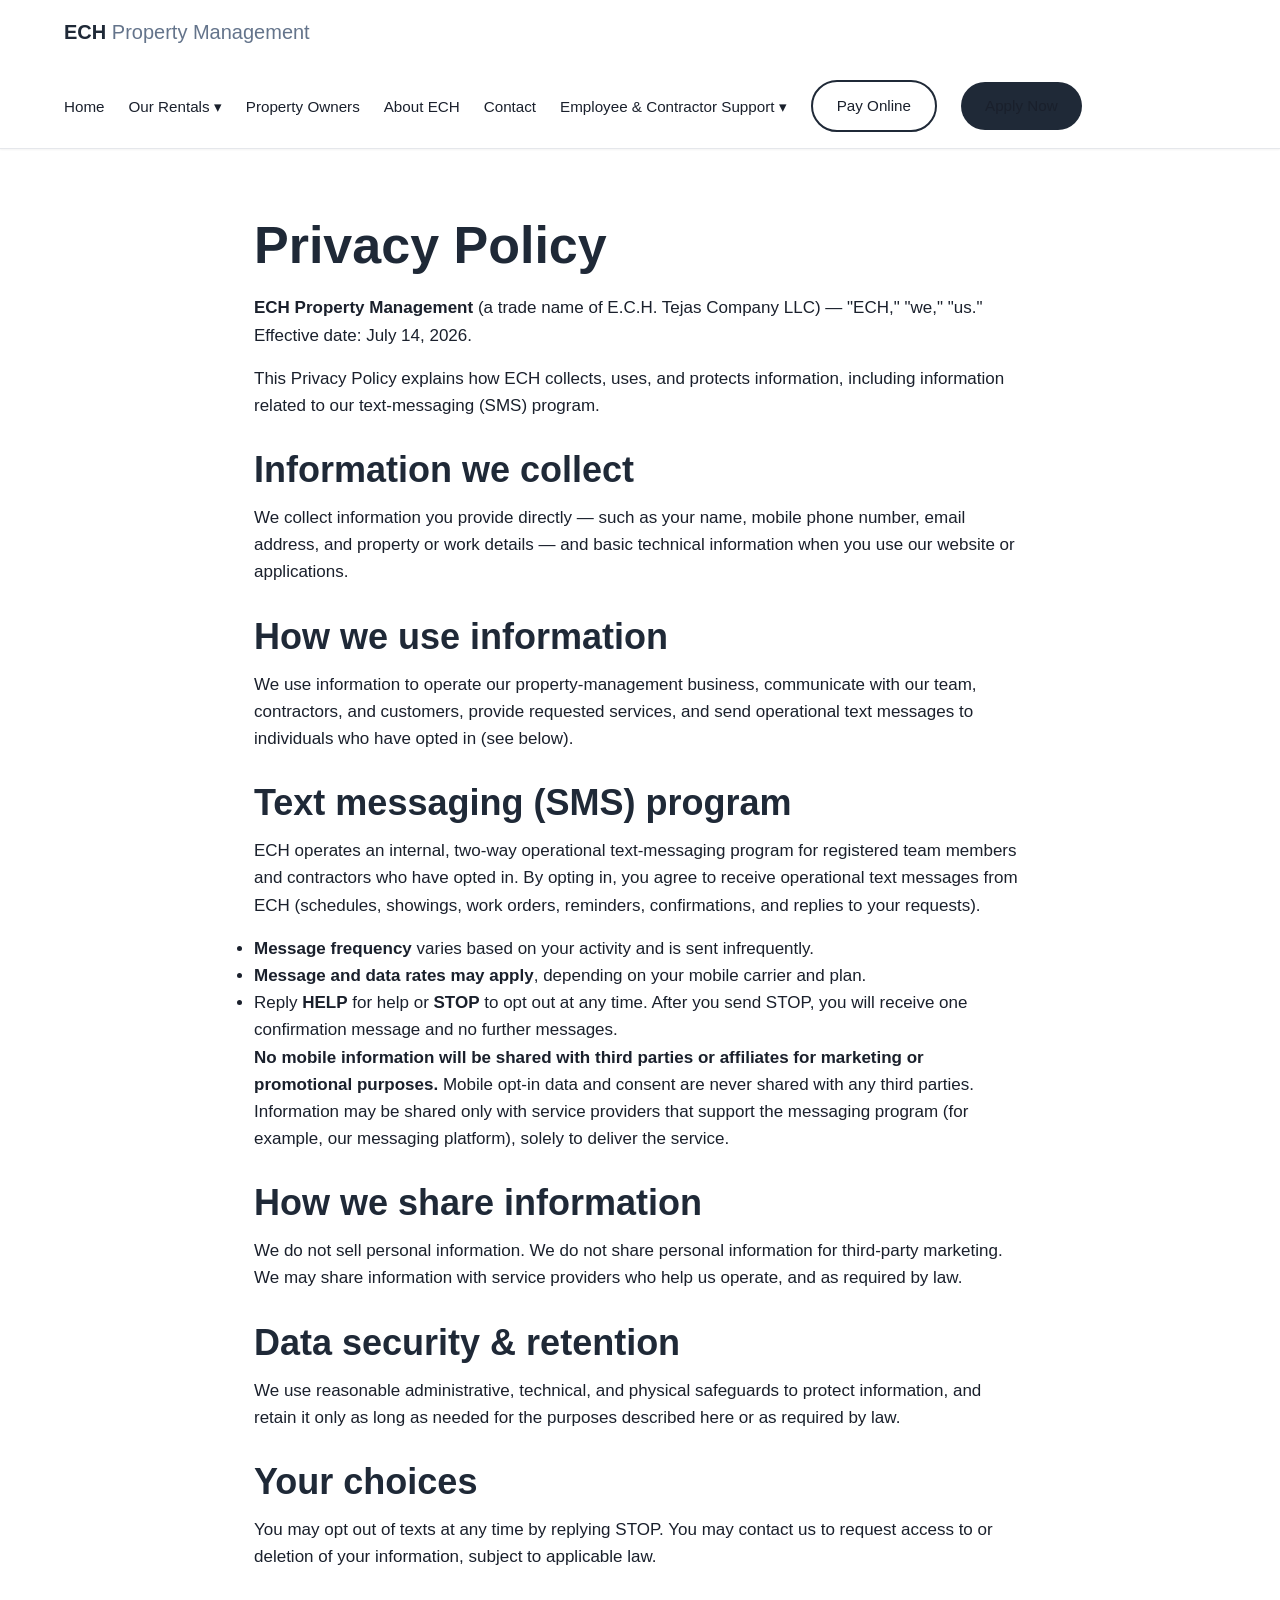
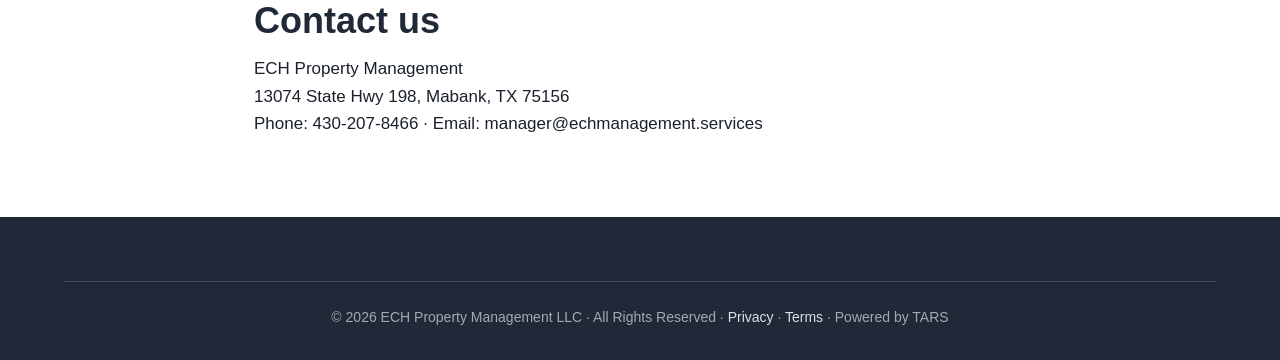
<file: privacy.html>
<!DOCTYPE html>
<html lang="en">
<head>
<meta charset="UTF-8">
<meta name="viewport" content="width=device-width, initial-scale=1.0">
<title>Privacy Policy — ECH Property Management</title>
<meta name="description" content="Privacy Policy for ECH Property Management, including our text-messaging (SMS) program.">
<link rel="canonical" href="https://echmanagement.services/privacy">
<link rel="stylesheet" href="styles.css">
<style>.policy{max-width:820px;margin:0 auto;text-align:left}.policy h2{margin-top:1.75rem}.policy p,.policy li{color:#1A202C;line-height:1.6}</style>
</head>
<body>
<nav class="nav"><div class="container nav-inner">
<a href="/" class="logo"><strong>ECH</strong> <span class="light">Property Management</span></a>
<ul class="nav-links">
<li><a href="/">Home</a></li>
<li class="dropdown"><a href="#">Our Rentals ▾</a><div class="submenu"><a href="/single-family-home-rental-cedar-creek-lake.html">Single Family Homes</a><a href="/apartment-rental-cedar-creek-lake.html">Apartments</a></div></li>
<li><a href="/property-management.html">Property Owners</a></li>
<li><a href="/about-ech-property-management.html">About ECH</a></li>
<li><a href="/contact.html">Contact</a></li>
<li class="dropdown"><a href="/employee-contractor-support.html">Employee &amp; Contractor Support ▾</a><div class="submenu"><a href="https://tcc.echmanagement.services">Log In</a><a href="/employee-contractor-support.html#signup">Request Access &amp; Text Sign-Up</a></div></li>
<li><a href="https://app.rentredi.com/pay" class="btn btn-secondary">Pay Online</a></li>
<li><a href="https://app.rentredi.com/apply" class="btn">Apply Now</a></li>
</ul>
</div></nav>

<section><div class="container policy">
<h1>Privacy Policy</h1>
<p><strong>ECH Property Management</strong> (a trade name of E.C.H. Tejas Company LLC) — "ECH," "we," "us." Effective date: July 14, 2026.</p>
<p>This Privacy Policy explains how ECH collects, uses, and protects information, including information related to our text-messaging (SMS) program.</p>
<h2>Information we collect</h2>
<p>We collect information you provide directly — such as your name, mobile phone number, email address, and property or work details — and basic technical information when you use our website or applications.</p>
<h2>How we use information</h2>
<p>We use information to operate our property-management business, communicate with our team, contractors, and customers, provide requested services, and send operational text messages to individuals who have opted in (see below).</p>
<h2>Text messaging (SMS) program</h2>
<p>ECH operates an internal, two-way operational text-messaging program for registered team members and contractors who have opted in. By opting in, you agree to receive operational text messages from ECH (schedules, showings, work orders, reminders, confirmations, and replies to your requests).</p>
<ul>
<li><strong>Message frequency</strong> varies based on your activity and is sent infrequently.</li>
<li><strong>Message and data rates may apply</strong>, depending on your mobile carrier and plan.</li>
<li>Reply <strong>HELP</strong> for help or <strong>STOP</strong> to opt out at any time. After you send STOP, you will receive one confirmation message and no further messages.</li>
</ul>
<p><strong>No mobile information will be shared with third parties or affiliates for marketing or promotional purposes.</strong> Mobile opt-in data and consent are never shared with any third parties. Information may be shared only with service providers that support the messaging program (for example, our messaging platform), solely to deliver the service.</p>
<h2>How we share information</h2>
<p>We do not sell personal information. We do not share personal information for third-party marketing. We may share information with service providers who help us operate, and as required by law.</p>
<h2>Data security &amp; retention</h2>
<p>We use reasonable administrative, technical, and physical safeguards to protect information, and retain it only as long as needed for the purposes described here or as required by law.</p>
<h2>Your choices</h2>
<p>You may opt out of texts at any time by replying STOP. You may contact us to request access to or deletion of your information, subject to applicable law.</p>
<h2>Contact us</h2>
<p>ECH Property Management<br>13074 State Hwy 198, Mabank, TX 75156<br>Phone: 430-207-8466 · Email: manager@echmanagement.services</p>
</div></section>

<footer><div class="container">
<div class="copyright">© 2026 ECH Property Management LLC · All Rights Reserved · <a href="/privacy">Privacy</a> · <a href="/terms">Terms</a> · Powered by TARS</div>
</div></footer>
</body></html>
</file>
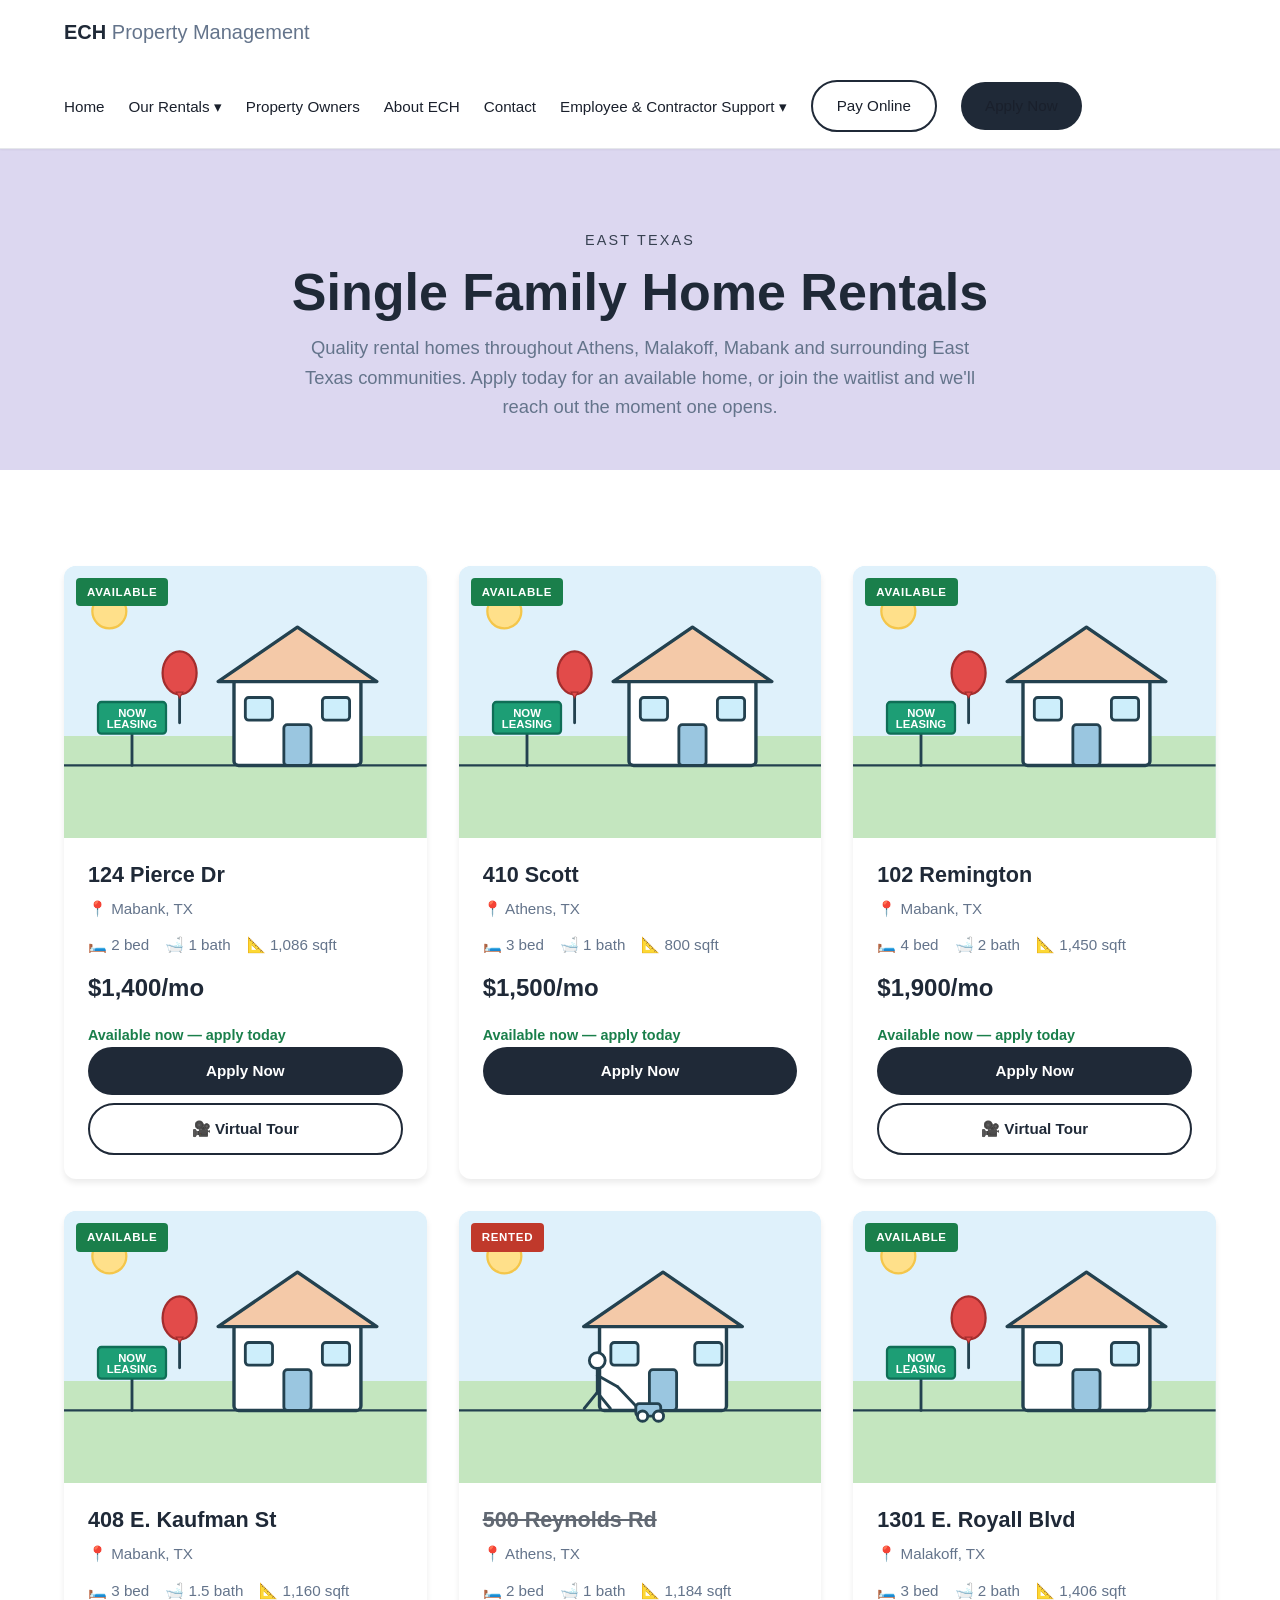
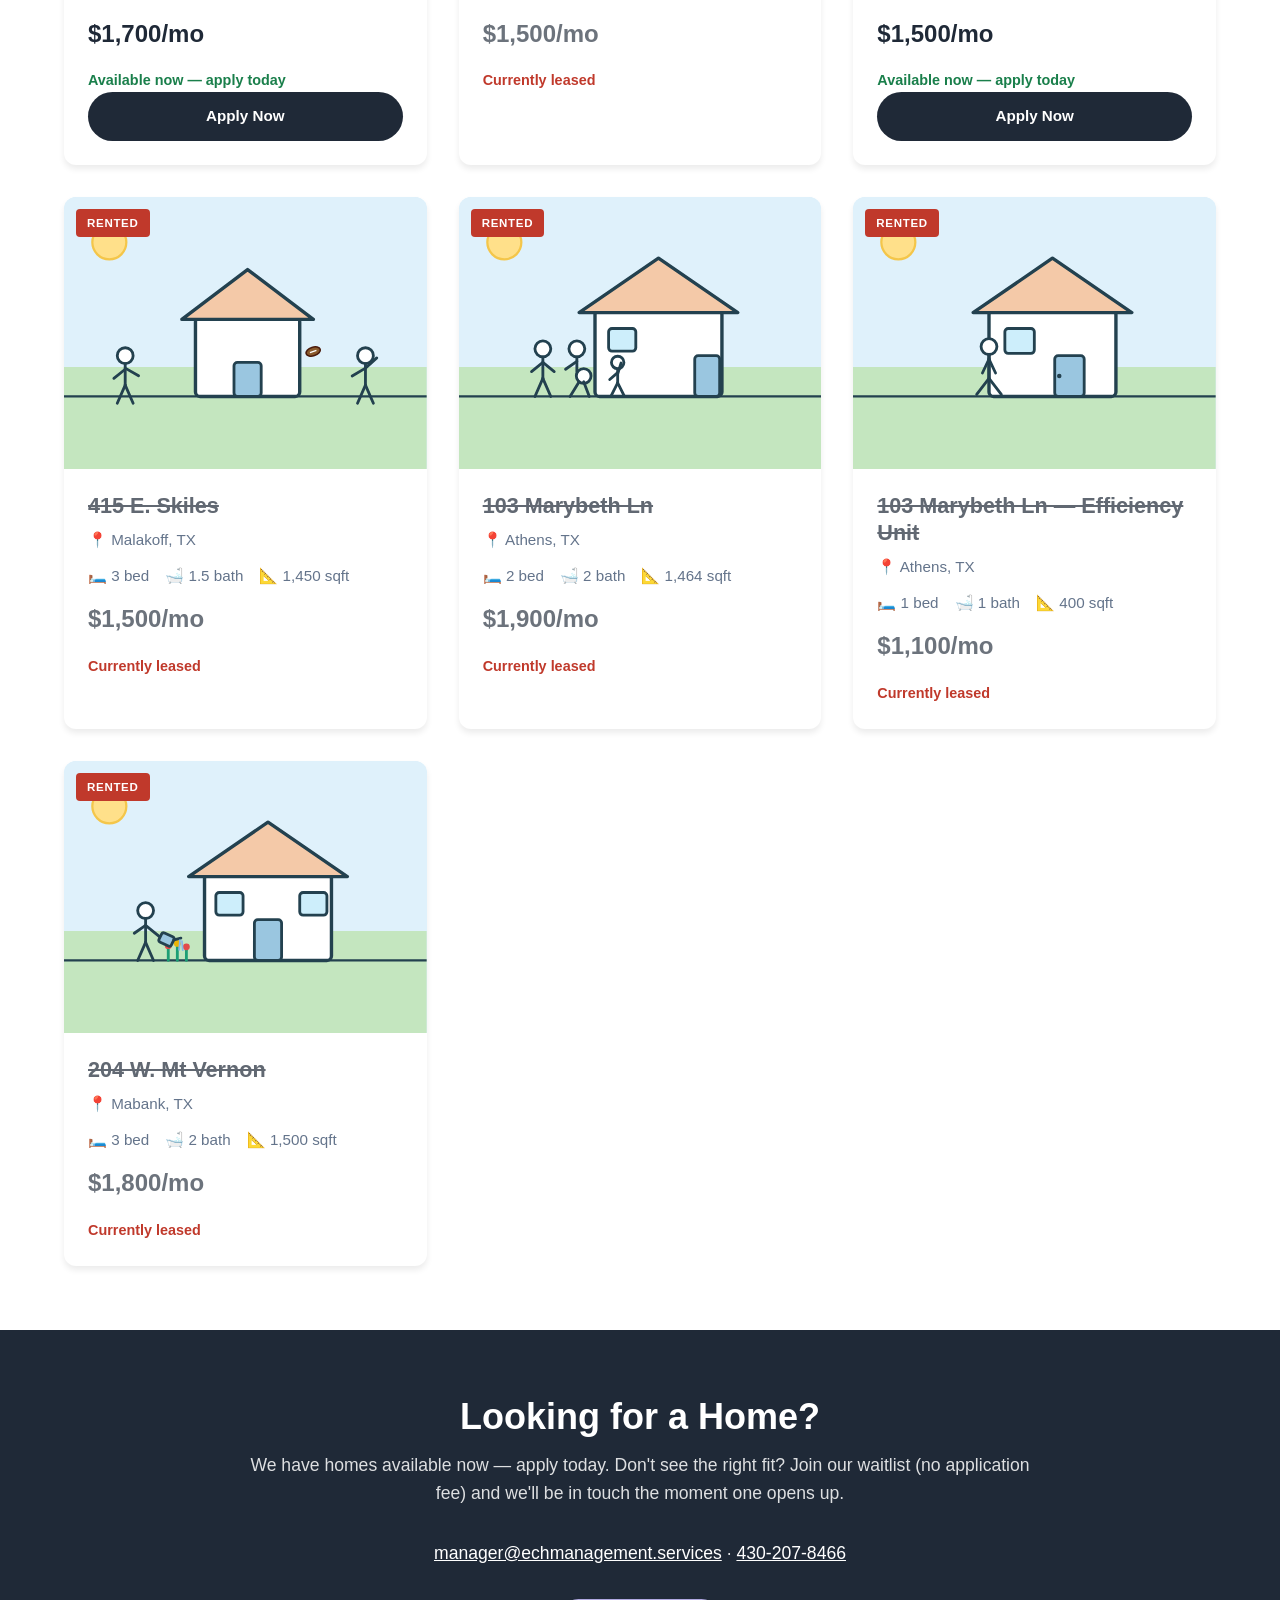
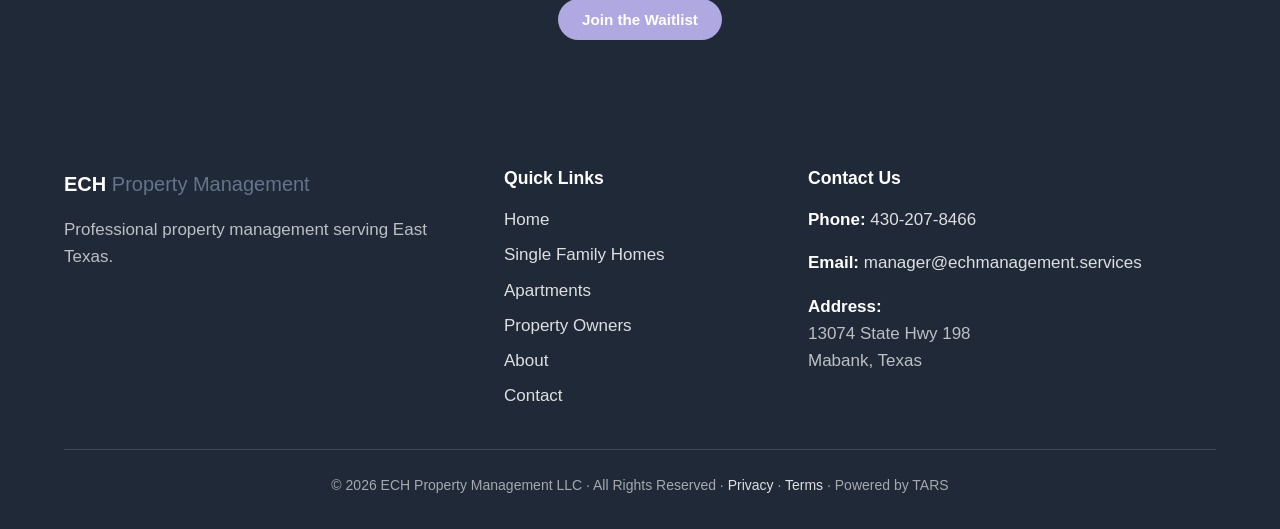
<file: single-family-home-rental-cedar-creek-lake.html>
<!DOCTYPE html>
<html lang="en">
<head>
<meta charset="UTF-8">
<meta name="viewport" content="width=device-width, initial-scale=1.0">
<title>Single Family Home Rentals | ECH Property Management</title>
<meta name="description" content="Single family rental homes in Mabank, Athens, Malakoff TX, managed by ECH Property Management. Homes available now — apply today or join the waitlist.">
<link rel="canonical" href="https://echmanagement.services/single-family-home-rental-cedar-creek-lake.html">
<link rel="stylesheet" href="styles.css">
<style>
.status-badge{position:absolute;top:12px;left:12px;color:#fff;font-weight:800;font-size:.72rem;letter-spacing:.06em;padding:5px 11px;border-radius:4px;text-transform:uppercase;z-index:2;}
.status-rented{background:#c0392b;}
.status-soon{background:#1a7f4b;}
.status-avail{background:#1a7f4b;}
.photo-ph{position:relative;width:100%;aspect-ratio:4/3;background:#dff1fb;display:flex;align-items:center;justify-content:center;overflow:hidden;}
.scene-svg{position:absolute;inset:0;width:100%;height:100%;display:block;}
.house-svg{width:58%;max-width:175px;height:auto;}
.listing-card h3.leased{text-decoration:line-through;opacity:.7;}
.leased-note{margin:6px 0 0;font-weight:800;color:#c0392b;font-size:.9rem;}
.soon-note{margin:6px 0 0;font-weight:800;color:#1a7f4b;font-size:.9rem;}
.avail-note{margin:6px 0 0;font-weight:800;color:#1a7f4b;font-size:.9rem;}
.btn-tour{margin-top:8px;display:inline-block;}
button.btn{border:none;cursor:pointer;font-family:inherit;}
.wl-overlay{display:none;position:fixed;inset:0;background:rgba(20,28,24,.55);z-index:1000;align-items:center;justify-content:center;padding:20px;}
.wl-overlay.open{display:flex;}
.wl-box{background:#fff;border-radius:12px;max-width:440px;width:100%;padding:26px 24px;box-shadow:0 20px 60px rgba(0,0,0,.3);position:relative;max-height:90vh;overflow:auto;}
.wl-box h3{margin:0 0 4px;font-size:1.3rem;color:#1a3d2b;}
.wl-sub{margin:0 0 14px;color:#666;font-size:.9rem;}
.wl-box label{display:block;font-weight:700;font-size:.85rem;color:#333;margin:12px 0 4px;}
.wl-box input{width:100%;padding:10px 12px;border:1px solid #ccd5cf;border-radius:7px;font-size:1rem;box-sizing:border-box;}
.wl-box input:focus{outline:none;border-color:#2f5d45;}
.wl-close{position:absolute;top:10px;right:14px;background:none;border:none;font-size:1.7rem;line-height:1;color:#888;cursor:pointer;}
.wl-send{margin-top:18px;width:100%;cursor:pointer;border:none;background:#1a7f4b;color:#fff;font-weight:800;padding:13px;border-radius:8px;font-size:1rem;}
</style>
</head>
<body>
<nav class="nav"><div class="container nav-inner">
<a href="/" class="logo"><strong>ECH</strong> <span class="light">Property Management</span></a>
<ul class="nav-links">
<li><a href="/">Home</a></li>
<li class="dropdown"><a href="#">Our Rentals ▾</a><div class="submenu"><a href="/single-family-home-rental-cedar-creek-lake.html">Single Family Homes</a><a href="/apartment-rental-cedar-creek-lake.html">Apartments</a></div></li>
<li><a href="/property-management.html">Property Owners</a></li>
<li><a href="/about-ech-property-management.html">About ECH</a></li>
<li><a href="/contact.html">Contact</a></li>
<li class="dropdown"><a href="/employee-contractor-support.html">Employee &amp; Contractor Support ▾</a><div class="submenu"><a href="https://tcc.echmanagement.services">Log In</a><a href="/employee-contractor-support.html#signup">Request Access &amp; Text Sign-Up</a></div></li>
<li><a href="https://app.rentredi.com/pay" class="btn btn-secondary">Pay Online</a></li>
<li><a href="https://app.rentredi.com/apply" class="btn">Apply Now</a></li>
</ul>
</div></nav>

<header class="page-header"><div class="container">
<p class="pre-title">East Texas</p>
<h1>Single Family Home Rentals</h1>
<p>Quality rental homes throughout Athens, Malakoff, Mabank and surrounding East Texas communities. Apply today for an available home, or join the waitlist and we'll reach out the moment one opens.</p>
</div></header>

<section><div class="container"><div class="listings-grid">
<!-- LISTINGS:START (generated by tools/build-listings.js — edit data/listings.json, not this) -->

<article class="listing-card"><div class="photo-ph"><svg class="scene-svg" viewBox="0 0 320 240" xmlns="http://www.w3.org/2000/svg" role="img" aria-label="Available home with a Now Leasing sign and balloon"><rect width="320" height="240" fill="#dff1fb"/><rect y="150" width="320" height="90" fill="#c4e6bf"/><circle cx="40" cy="40" r="15" fill="#ffe08a" stroke="#f4c64a" stroke-width="2"/><line x1="0" y1="176" x2="320" y2="176" stroke="#23414f" stroke-width="2"/><g stroke="#23414f" stroke-width="3" fill="none" stroke-linejoin="round"><rect x="150" y="100" width="112" height="76" rx="4" fill="#fff"/><polygon points="136,102 206,54 276,102" fill="#f4c9a8"/><rect x="194" y="140" width="24" height="36" rx="3" fill="#9ac6e0" stroke-width="2.5"/><rect x="160" y="116" width="24" height="20" rx="3" fill="#cdeefb" stroke-width="2.5"/><rect x="228" y="116" width="24" height="20" rx="3" fill="#cdeefb" stroke-width="2.5"/></g><g transform="translate(60,176)" stroke="#23414f" stroke-width="2.5" fill="none" stroke-linecap="round"><line x1="0" y1="0" x2="0" y2="-30"/><rect x="-30" y="-56" width="60" height="28" rx="3" fill="#1d9e75" stroke="#0f6e56" stroke-width="2"/><text x="0" y="-43" text-anchor="middle" fill="#fff" font-size="10" font-weight="700" stroke="none" font-family="sans-serif">NOW</text><text x="0" y="-33" text-anchor="middle" fill="#fff" font-size="10" font-weight="700" stroke="none" font-family="sans-serif">LEASING</text></g><g transform="translate(102,176)" stroke="#23414f" stroke-width="2.5" fill="none" stroke-linecap="round"><animateTransform attributeName="transform" type="translate" values="102,176;102,169;102,176" dur="2.6s" repeatCount="indefinite"/><line x1="0" y1="-58" x2="0" y2="-32"/><ellipse cx="0" cy="-76" rx="15" ry="19" fill="#e24b4a" stroke="#a32d2d" stroke-width="2"/><polygon points="-3,-59 3,-59 0,-54" fill="#e24b4a" stroke="#a32d2d" stroke-width="1"/></g></svg><span class="status-badge status-avail">Available</span></div><div class="body"><h3>124 Pierce Dr</h3><p class="meta"><span>📍 Mabank, TX</span></p><p class="meta"><span>🛏️ 2 bed</span><span>🛁 1 bath</span><span>📐 1,086 sqft</span></p><p class="price">$1,400/mo</p><p class="avail-note">Available now — apply today</p><a href="https://app.rentredi.com/apply" class="btn">Apply Now</a><a href="/tour-demo.html" class="btn btn-secondary btn-tour">🎥 Virtual Tour</a></div></article>

<article class="listing-card"><div class="photo-ph"><svg class="scene-svg" viewBox="0 0 320 240" xmlns="http://www.w3.org/2000/svg" role="img" aria-label="Available home with a Now Leasing sign and balloon"><rect width="320" height="240" fill="#dff1fb"/><rect y="150" width="320" height="90" fill="#c4e6bf"/><circle cx="40" cy="40" r="15" fill="#ffe08a" stroke="#f4c64a" stroke-width="2"/><line x1="0" y1="176" x2="320" y2="176" stroke="#23414f" stroke-width="2"/><g stroke="#23414f" stroke-width="3" fill="none" stroke-linejoin="round"><rect x="150" y="100" width="112" height="76" rx="4" fill="#fff"/><polygon points="136,102 206,54 276,102" fill="#f4c9a8"/><rect x="194" y="140" width="24" height="36" rx="3" fill="#9ac6e0" stroke-width="2.5"/><rect x="160" y="116" width="24" height="20" rx="3" fill="#cdeefb" stroke-width="2.5"/><rect x="228" y="116" width="24" height="20" rx="3" fill="#cdeefb" stroke-width="2.5"/></g><g transform="translate(60,176)" stroke="#23414f" stroke-width="2.5" fill="none" stroke-linecap="round"><line x1="0" y1="0" x2="0" y2="-30"/><rect x="-30" y="-56" width="60" height="28" rx="3" fill="#1d9e75" stroke="#0f6e56" stroke-width="2"/><text x="0" y="-43" text-anchor="middle" fill="#fff" font-size="10" font-weight="700" stroke="none" font-family="sans-serif">NOW</text><text x="0" y="-33" text-anchor="middle" fill="#fff" font-size="10" font-weight="700" stroke="none" font-family="sans-serif">LEASING</text></g><g transform="translate(102,176)" stroke="#23414f" stroke-width="2.5" fill="none" stroke-linecap="round"><animateTransform attributeName="transform" type="translate" values="102,176;102,169;102,176" dur="2.6s" repeatCount="indefinite"/><line x1="0" y1="-58" x2="0" y2="-32"/><ellipse cx="0" cy="-76" rx="15" ry="19" fill="#e24b4a" stroke="#a32d2d" stroke-width="2"/><polygon points="-3,-59 3,-59 0,-54" fill="#e24b4a" stroke="#a32d2d" stroke-width="1"/></g></svg><span class="status-badge status-avail">Available</span></div><div class="body"><h3>410 Scott</h3><p class="meta"><span>📍 Athens, TX</span></p><p class="meta"><span>🛏️ 3 bed</span><span>🛁 1 bath</span><span>📐 800 sqft</span></p><p class="price">$1,500/mo</p><p class="avail-note">Available now — apply today</p><a href="https://app.rentredi.com/apply" class="btn">Apply Now</a></div></article>

<article class="listing-card"><div class="photo-ph"><svg class="scene-svg" viewBox="0 0 320 240" xmlns="http://www.w3.org/2000/svg" role="img" aria-label="Available home with a Now Leasing sign and balloon"><rect width="320" height="240" fill="#dff1fb"/><rect y="150" width="320" height="90" fill="#c4e6bf"/><circle cx="40" cy="40" r="15" fill="#ffe08a" stroke="#f4c64a" stroke-width="2"/><line x1="0" y1="176" x2="320" y2="176" stroke="#23414f" stroke-width="2"/><g stroke="#23414f" stroke-width="3" fill="none" stroke-linejoin="round"><rect x="150" y="100" width="112" height="76" rx="4" fill="#fff"/><polygon points="136,102 206,54 276,102" fill="#f4c9a8"/><rect x="194" y="140" width="24" height="36" rx="3" fill="#9ac6e0" stroke-width="2.5"/><rect x="160" y="116" width="24" height="20" rx="3" fill="#cdeefb" stroke-width="2.5"/><rect x="228" y="116" width="24" height="20" rx="3" fill="#cdeefb" stroke-width="2.5"/></g><g transform="translate(60,176)" stroke="#23414f" stroke-width="2.5" fill="none" stroke-linecap="round"><line x1="0" y1="0" x2="0" y2="-30"/><rect x="-30" y="-56" width="60" height="28" rx="3" fill="#1d9e75" stroke="#0f6e56" stroke-width="2"/><text x="0" y="-43" text-anchor="middle" fill="#fff" font-size="10" font-weight="700" stroke="none" font-family="sans-serif">NOW</text><text x="0" y="-33" text-anchor="middle" fill="#fff" font-size="10" font-weight="700" stroke="none" font-family="sans-serif">LEASING</text></g><g transform="translate(102,176)" stroke="#23414f" stroke-width="2.5" fill="none" stroke-linecap="round"><animateTransform attributeName="transform" type="translate" values="102,176;102,169;102,176" dur="2.6s" repeatCount="indefinite"/><line x1="0" y1="-58" x2="0" y2="-32"/><ellipse cx="0" cy="-76" rx="15" ry="19" fill="#e24b4a" stroke="#a32d2d" stroke-width="2"/><polygon points="-3,-59 3,-59 0,-54" fill="#e24b4a" stroke="#a32d2d" stroke-width="1"/></g></svg><span class="status-badge status-avail">Available</span></div><div class="body"><h3>102 Remington</h3><p class="meta"><span>📍 Mabank, TX</span></p><p class="meta"><span>🛏️ 4 bed</span><span>🛁 2 bath</span><span>📐 1,450 sqft</span></p><p class="price">$1,900/mo</p><p class="avail-note">Available now — apply today</p><a href="https://app.rentredi.com/apply" class="btn">Apply Now</a><a href="/tour-demo.html" class="btn btn-secondary btn-tour">🎥 Virtual Tour</a></div></article>

<article class="listing-card"><div class="photo-ph"><svg class="scene-svg" viewBox="0 0 320 240" xmlns="http://www.w3.org/2000/svg" role="img" aria-label="Available home with a Now Leasing sign and balloon"><rect width="320" height="240" fill="#dff1fb"/><rect y="150" width="320" height="90" fill="#c4e6bf"/><circle cx="40" cy="40" r="15" fill="#ffe08a" stroke="#f4c64a" stroke-width="2"/><line x1="0" y1="176" x2="320" y2="176" stroke="#23414f" stroke-width="2"/><g stroke="#23414f" stroke-width="3" fill="none" stroke-linejoin="round"><rect x="150" y="100" width="112" height="76" rx="4" fill="#fff"/><polygon points="136,102 206,54 276,102" fill="#f4c9a8"/><rect x="194" y="140" width="24" height="36" rx="3" fill="#9ac6e0" stroke-width="2.5"/><rect x="160" y="116" width="24" height="20" rx="3" fill="#cdeefb" stroke-width="2.5"/><rect x="228" y="116" width="24" height="20" rx="3" fill="#cdeefb" stroke-width="2.5"/></g><g transform="translate(60,176)" stroke="#23414f" stroke-width="2.5" fill="none" stroke-linecap="round"><line x1="0" y1="0" x2="0" y2="-30"/><rect x="-30" y="-56" width="60" height="28" rx="3" fill="#1d9e75" stroke="#0f6e56" stroke-width="2"/><text x="0" y="-43" text-anchor="middle" fill="#fff" font-size="10" font-weight="700" stroke="none" font-family="sans-serif">NOW</text><text x="0" y="-33" text-anchor="middle" fill="#fff" font-size="10" font-weight="700" stroke="none" font-family="sans-serif">LEASING</text></g><g transform="translate(102,176)" stroke="#23414f" stroke-width="2.5" fill="none" stroke-linecap="round"><animateTransform attributeName="transform" type="translate" values="102,176;102,169;102,176" dur="2.6s" repeatCount="indefinite"/><line x1="0" y1="-58" x2="0" y2="-32"/><ellipse cx="0" cy="-76" rx="15" ry="19" fill="#e24b4a" stroke="#a32d2d" stroke-width="2"/><polygon points="-3,-59 3,-59 0,-54" fill="#e24b4a" stroke="#a32d2d" stroke-width="1"/></g></svg><span class="status-badge status-avail">Available</span></div><div class="body"><h3>408 E. Kaufman St</h3><p class="meta"><span>📍 Mabank, TX</span></p><p class="meta"><span>🛏️ 3 bed</span><span>🛁 1.5 bath</span><span>📐 1,160 sqft</span></p><p class="price">$1,700/mo</p><p class="avail-note">Available now — apply today</p><a href="https://app.rentredi.com/apply" class="btn">Apply Now</a></div></article>

<article class="listing-card"><div class="photo-ph"><svg class="scene-svg" viewBox="0 0 320 240" xmlns="http://www.w3.org/2000/svg" role="img" aria-label="Leased home with a person mowing the lawn"><rect width="320" height="240" fill="#dff1fb"/><rect y="150" width="320" height="90" fill="#c4e6bf"/><circle cx="40" cy="40" r="15" fill="#ffe08a" stroke="#f4c64a" stroke-width="2"/><line x1="0" y1="176" x2="320" y2="176" stroke="#23414f" stroke-width="2"/><g stroke="#23414f" stroke-width="3" fill="none" stroke-linejoin="round"><rect x="124" y="100" width="112" height="76" rx="4" fill="#fff"/><polygon points="110,102 180,54 250,102" fill="#f4c9a8"/><rect x="168" y="140" width="24" height="36" rx="3" fill="#9ac6e0" stroke-width="2.5"/><rect x="134" y="116" width="24" height="20" rx="3" fill="#cdeefb" stroke-width="2.5"/><rect x="208" y="116" width="24" height="20" rx="3" fill="#cdeefb" stroke-width="2.5"/></g><g transform="translate(60,176)" stroke="#23414f" stroke-width="2.5" fill="none" stroke-linecap="round"><animateTransform attributeName="transform" type="translate" values="60,176;140,176;60,176" dur="4s" repeatCount="indefinite"/><circle cx="0" cy="-44" r="7" fill="#fff"/><line x1="0" y1="-37" x2="0" y2="-16"/><line x1="0" y1="-31" x2="18" y2="-21"/><line x1="0" y1="-16" x2="-9" y2="0"><animateTransform attributeName="transform" type="rotate" values="16 0 -16;-16 0 -16;16 0 -16" dur="0.5s" repeatCount="indefinite"/></line><line x1="0" y1="-16" x2="9" y2="0"><animateTransform attributeName="transform" type="rotate" values="-16 0 -16;16 0 -16;-16 0 -16" dur="0.5s" repeatCount="indefinite"/></line><line x1="18" y1="-21" x2="36" y2="-2"/><rect x="34" y="-6" width="22" height="11" rx="3" fill="#9ac6e0"/><circle cx="40" cy="5" r="4.5" fill="#fff"/><circle cx="54" cy="5" r="4.5" fill="#fff"/></g></svg><span class="status-badge status-rented">Rented</span></div><div class="body"><h3 class="leased">500 Reynolds Rd</h3><p class="meta"><span>📍 Athens, TX</span></p><p class="meta"><span>🛏️ 2 bed</span><span>🛁 1 bath</span><span>📐 1,184 sqft</span></p><p class="price" style="opacity:.65;">$1,500/mo</p><p class="leased-note">Currently leased</p></div></article>

<article class="listing-card"><div class="photo-ph"><svg class="scene-svg" viewBox="0 0 320 240" xmlns="http://www.w3.org/2000/svg" role="img" aria-label="Available home with a Now Leasing sign and balloon"><rect width="320" height="240" fill="#dff1fb"/><rect y="150" width="320" height="90" fill="#c4e6bf"/><circle cx="40" cy="40" r="15" fill="#ffe08a" stroke="#f4c64a" stroke-width="2"/><line x1="0" y1="176" x2="320" y2="176" stroke="#23414f" stroke-width="2"/><g stroke="#23414f" stroke-width="3" fill="none" stroke-linejoin="round"><rect x="150" y="100" width="112" height="76" rx="4" fill="#fff"/><polygon points="136,102 206,54 276,102" fill="#f4c9a8"/><rect x="194" y="140" width="24" height="36" rx="3" fill="#9ac6e0" stroke-width="2.5"/><rect x="160" y="116" width="24" height="20" rx="3" fill="#cdeefb" stroke-width="2.5"/><rect x="228" y="116" width="24" height="20" rx="3" fill="#cdeefb" stroke-width="2.5"/></g><g transform="translate(60,176)" stroke="#23414f" stroke-width="2.5" fill="none" stroke-linecap="round"><line x1="0" y1="0" x2="0" y2="-30"/><rect x="-30" y="-56" width="60" height="28" rx="3" fill="#1d9e75" stroke="#0f6e56" stroke-width="2"/><text x="0" y="-43" text-anchor="middle" fill="#fff" font-size="10" font-weight="700" stroke="none" font-family="sans-serif">NOW</text><text x="0" y="-33" text-anchor="middle" fill="#fff" font-size="10" font-weight="700" stroke="none" font-family="sans-serif">LEASING</text></g><g transform="translate(102,176)" stroke="#23414f" stroke-width="2.5" fill="none" stroke-linecap="round"><animateTransform attributeName="transform" type="translate" values="102,176;102,169;102,176" dur="2.6s" repeatCount="indefinite"/><line x1="0" y1="-58" x2="0" y2="-32"/><ellipse cx="0" cy="-76" rx="15" ry="19" fill="#e24b4a" stroke="#a32d2d" stroke-width="2"/><polygon points="-3,-59 3,-59 0,-54" fill="#e24b4a" stroke="#a32d2d" stroke-width="1"/></g></svg><span class="status-badge status-avail">Available</span></div><div class="body"><h3>1301 E. Royall Blvd</h3><p class="meta"><span>📍 Malakoff, TX</span></p><p class="meta"><span>🛏️ 3 bed</span><span>🛁 2 bath</span><span>📐 1,406 sqft</span></p><p class="price">$1,500/mo</p><p class="avail-note">Available now — apply today</p><a href="https://app.rentredi.com/apply" class="btn">Apply Now</a></div></article>

<article class="listing-card"><div class="photo-ph"><svg class="scene-svg" viewBox="0 0 320 240" xmlns="http://www.w3.org/2000/svg" role="img" aria-label="Leased home with two people tossing a football"><rect width="320" height="240" fill="#dff1fb"/><rect y="150" width="320" height="90" fill="#c4e6bf"/><circle cx="40" cy="40" r="15" fill="#ffe08a" stroke="#f4c64a" stroke-width="2"/><line x1="0" y1="176" x2="320" y2="176" stroke="#23414f" stroke-width="2"/><g stroke="#23414f" stroke-width="3" fill="none" stroke-linejoin="round"><rect x="116" y="106" width="92" height="70" rx="4" fill="#fff"/><polygon points="104,108 162,64 220,108" fill="#f4c9a8"/><rect x="150" y="146" width="24" height="30" rx="3" fill="#9ac6e0" stroke-width="2.5"/></g><g transform="translate(54,182)" stroke="#23414f" stroke-width="2.5" fill="none" stroke-linecap="round"><circle cx="0" cy="-42" r="7" fill="#fff"/><line x1="0" y1="-35" x2="0" y2="-16"/><line x1="0" y1="-30" x2="-10" y2="-22"/><line x1="0" y1="-16" x2="-7" y2="0"/><line x1="0" y1="-16" x2="7" y2="0"/><line x1="0" y1="-31" x2="13" y2="-27"><animateTransform attributeName="transform" type="rotate" values="-120 0 -31;28 0 -31;28 0 -31;-120 0 -31" keyTimes="0;0.2;0.55;1" dur="2.6s" repeatCount="indefinite"/></line></g><g transform="translate(266,182)" stroke="#23414f" stroke-width="2.5" fill="none" stroke-linecap="round"><circle cx="0" cy="-42" r="7" fill="#fff"/><line x1="0" y1="-35" x2="0" y2="-16"/><line x1="0" y1="-16" x2="-7" y2="0"/><line x1="0" y1="-16" x2="7" y2="0"/><g><animateTransform attributeName="transform" type="rotate" values="0 0 -31;0 0 -31;-28 0 -31;0 0 -31" keyTimes="0;0.5;0.7;1" dur="2.6s" repeatCount="indefinite"/><line x1="0" y1="-31" x2="-13" y2="-27"/></g><line x1="0" y1="-31" x2="10" y2="-40"/></g><g transform="translate(68,154)" stroke="none" fill="none"><g><animateTransform attributeName="transform" type="translate" values="0,0;94,-46;188,0;94,-46;0,0" keyTimes="0;0.25;0.5;0.75;1" dur="2.6s" repeatCount="indefinite"/><g transform="rotate(-18)"><ellipse rx="6.5" ry="3.8" fill="#8a5a2b" stroke="#4a1b0c" stroke-width="1.4"/><line stroke="#fff" stroke-width="1.1" x1="-3" y1="0" x2="3" y2="0"/></g></g></g></svg><span class="status-badge status-rented">Rented</span></div><div class="body"><h3 class="leased">415 E. Skiles</h3><p class="meta"><span>📍 Malakoff, TX</span></p><p class="meta"><span>🛏️ 3 bed</span><span>🛁 1.5 bath</span><span>📐 1,450 sqft</span></p><p class="price" style="opacity:.65;">$1,500/mo</p><p class="leased-note">Currently leased</p></div></article>

<article class="listing-card"><div class="photo-ph"><svg class="scene-svg" viewBox="0 0 320 240" xmlns="http://www.w3.org/2000/svg" role="img" aria-label="Leased home with a small family out front"><rect width="320" height="240" fill="#dff1fb"/><rect y="150" width="320" height="90" fill="#c4e6bf"/><circle cx="40" cy="40" r="15" fill="#ffe08a" stroke="#f4c64a" stroke-width="2"/><line x1="0" y1="176" x2="320" y2="176" stroke="#23414f" stroke-width="2"/><g stroke="#23414f" stroke-width="3" fill="none" stroke-linejoin="round"><rect x="120" y="100" width="112" height="76" rx="4" fill="#fff"/><polygon points="106,102 176,54 246,102" fill="#f4c9a8"/><rect x="208" y="140" width="22" height="36" rx="3" fill="#9ac6e0" stroke-width="2.5"/><rect x="132" y="116" width="24" height="20" rx="3" fill="#cdeefb" stroke-width="2.5"/></g><g transform="translate(74,176)" stroke="#23414f" stroke-width="2.5" fill="none" stroke-linecap="round"><circle cx="0" cy="-42" r="7" fill="#fff"/><line x1="0" y1="-35" x2="0" y2="-16"/><line x1="0" y1="-30" x2="-10" y2="-22"/><line x1="0" y1="-30" x2="10" y2="-22"/><line x1="0" y1="-16" x2="-7" y2="0"/><line x1="0" y1="-16" x2="7" y2="0"/></g><g transform="translate(104,176)" stroke="#23414f" stroke-width="2.5" fill="none" stroke-linecap="round"><circle cx="0" cy="-42" r="7" fill="#fff"/><line x1="0" y1="-35" x2="0" y2="-22"/><circle cx="6" cy="-18" r="6.5" fill="#fff" stroke-width="2.5"/><line x1="0" y1="-31" x2="-10" y2="-24"/><line x1="2" y1="-13" x2="-6" y2="0"/><line x1="6" y1="-13" x2="11" y2="0"/></g><g transform="translate(140,176)" stroke="#23414f" stroke-width="2.5" fill="none" stroke-linecap="round"><circle cx="0" cy="-30" r="5.5" fill="#fff"/><line x1="0" y1="-24" x2="0" y2="-12"/><line x1="0" y1="-21" x2="-7" y2="-15"/><line x1="0" y1="-20" x2="8" y2="-26"><animateTransform attributeName="transform" type="rotate" values="6 0 -20;-40 0 -20;6 0 -20" dur="1s" repeatCount="indefinite"/></line><line x1="0" y1="-12" x2="-6" y2="0"/><line x1="0" y1="-12" x2="6" y2="0"/></g></svg><span class="status-badge status-rented">Rented</span></div><div class="body"><h3 class="leased">103 Marybeth Ln</h3><p class="meta"><span>📍 Athens, TX</span></p><p class="meta"><span>🛏️ 2 bed</span><span>🛁 2 bath</span><span>📐 1,464 sqft</span></p><p class="price" style="opacity:.65;">$1,900/mo</p><p class="leased-note">Currently leased</p></div></article>

<article class="listing-card"><div class="photo-ph"><svg class="scene-svg" viewBox="0 0 320 240" xmlns="http://www.w3.org/2000/svg" role="img" aria-label="Leased home with a person heading inside"><rect width="320" height="240" fill="#dff1fb"/><rect y="150" width="320" height="90" fill="#c4e6bf"/><circle cx="40" cy="40" r="15" fill="#ffe08a" stroke="#f4c64a" stroke-width="2"/><line x1="0" y1="176" x2="320" y2="176" stroke="#23414f" stroke-width="2"/><g stroke="#23414f" stroke-width="3" fill="none" stroke-linejoin="round"><rect x="120" y="100" width="112" height="76" rx="4" fill="#fff"/><polygon points="106,102 176,54 246,102" fill="#f4c9a8"/><rect x="178" y="140" width="26" height="36" rx="3" fill="#9ac6e0" stroke-width="2.5"/><circle cx="182" cy="158" r="2" fill="#23414f" stroke="none"/><rect x="134" y="116" width="26" height="22" rx="3" fill="#cdeefb" stroke-width="2.5"/></g><g transform="translate(120,176)" stroke="#23414f" stroke-width="2.5" fill="none" stroke-linecap="round"><animateTransform attributeName="transform" type="translate" values="120,176;186,176;192,176" keyTimes="0;0.72;0.8" dur="6s" repeatCount="indefinite"/><animate attributeName="opacity" values="1;1;0;0" keyTimes="0;0.76;0.82;1" dur="6s" repeatCount="indefinite"/><circle cx="0" cy="-44" r="7" fill="#fff"/><line x1="0" y1="-37" x2="0" y2="-16"/><line x1="0" y1="-33" x2="-8" y2="-22"><animateTransform attributeName="transform" type="rotate" values="-18 0 -33;18 0 -33;-18 0 -33" dur="0.5s" repeatCount="indefinite"/></line><line x1="0" y1="-33" x2="8" y2="-22"><animateTransform attributeName="transform" type="rotate" values="18 0 -33;-18 0 -33;18 0 -33" dur="0.5s" repeatCount="indefinite"/></line><line x1="0" y1="-16" x2="-8" y2="0"><animateTransform attributeName="transform" type="rotate" values="18 0 -16;-18 0 -16;18 0 -16" dur="0.5s" repeatCount="indefinite"/></line><line x1="0" y1="-16" x2="8" y2="0"><animateTransform attributeName="transform" type="rotate" values="-18 0 -16;18 0 -16;-18 0 -16" dur="0.5s" repeatCount="indefinite"/></line></g></svg><span class="status-badge status-rented">Rented</span></div><div class="body"><h3 class="leased">103 Marybeth Ln — Efficiency Unit</h3><p class="meta"><span>📍 Athens, TX</span></p><p class="meta"><span>🛏️ 1 bed</span><span>🛁 1 bath</span><span>📐 400 sqft</span></p><p class="price" style="opacity:.65;">$1,100/mo</p><p class="leased-note">Currently leased</p></div></article>

<article class="listing-card"><div class="photo-ph"><svg class="scene-svg" viewBox="0 0 320 240" xmlns="http://www.w3.org/2000/svg" role="img" aria-label="Leased home with a person watering the garden"><rect width="320" height="240" fill="#dff1fb"/><rect y="150" width="320" height="90" fill="#c4e6bf"/><circle cx="40" cy="40" r="15" fill="#ffe08a" stroke="#f4c64a" stroke-width="2"/><line x1="0" y1="176" x2="320" y2="176" stroke="#23414f" stroke-width="2"/><g stroke="#23414f" stroke-width="3" fill="none" stroke-linejoin="round"><rect x="124" y="100" width="112" height="76" rx="4" fill="#fff"/><polygon points="110,102 180,54 250,102" fill="#f4c9a8"/><rect x="168" y="140" width="24" height="36" rx="3" fill="#9ac6e0" stroke-width="2.5"/><rect x="134" y="116" width="24" height="20" rx="3" fill="#cdeefb" stroke-width="2.5"/><rect x="208" y="116" width="24" height="20" rx="3" fill="#cdeefb" stroke-width="2.5"/></g><g stroke="#1d9e75" stroke-width="2.5" stroke-linecap="round"><line x1="92" y1="176" x2="92" y2="166"/><line x1="100" y1="176" x2="100" y2="164"/><line x1="108" y1="176" x2="108" y2="167"/></g><circle cx="92" cy="163" r="3" fill="#e24b4a"/><circle cx="100" cy="161" r="3" fill="#eab308"/><circle cx="108" cy="164" r="3" fill="#e24b4a"/><g transform="translate(72,176)" stroke="#23414f" stroke-width="2.5" fill="none" stroke-linecap="round"><circle cx="0" cy="-44" r="7" fill="#fff"/><line x1="0" y1="-37" x2="0" y2="-16"/><line x1="0" y1="-31" x2="-10" y2="-24"/><line x1="0" y1="-16" x2="-7" y2="0"/><line x1="0" y1="-16" x2="7" y2="0"/><g><animateTransform attributeName="transform" type="rotate" values="0 0 -31;26 0 -31;0 0 -31" dur="3s" repeatCount="indefinite"/><line x1="0" y1="-31" x2="16" y2="-27"/><rect x="16" y="-32" width="12" height="9" rx="2" fill="#9ac6e0"/><line x1="28" y1="-30" x2="33" y2="-34"/><line stroke="#85b7eb" stroke-width="1.5" x1="33" y1="-32" x2="36" y2="-24"/><line stroke="#85b7eb" stroke-width="1.5" x1="35" y1="-32" x2="39" y2="-25"/></g></g></svg><span class="status-badge status-rented">Rented</span></div><div class="body"><h3 class="leased">204 W. Mt Vernon</h3><p class="meta"><span>📍 Mabank, TX</span></p><p class="meta"><span>🛏️ 3 bed</span><span>🛁 2 bath</span><span>📐 1,500 sqft</span></p><p class="price" style="opacity:.65;">$1,800/mo</p><p class="leased-note">Currently leased</p></div></article>

<!-- LISTINGS:END -->

</div></div></section>

<section class="cta-banner"><div class="container">
<h2>Looking for a Home?</h2>
<p>We have homes available now — apply today. Don't see the right fit? Join our waitlist (no application fee) and we'll be in touch the moment one opens up.</p>
<p><a href="mailto:manager@echmanagement.services" style="color:#fff; text-decoration:underline;">manager@echmanagement.services</a> · <a href="tel:430-207-8466" style="color:#fff; text-decoration:underline;">430-207-8466</a></p>
<button type="button" class="btn btn-lavender" onclick="openWaitlist('')">Join the Waitlist</button>
</div></section>

<footer><div class="container">
<div class="footer-grid">
<div><a href="/" class="logo"><strong>ECH</strong> <span class="light">Property Management</span></a><p>Professional property management serving East Texas.</p></div>
<div><h4>Quick Links</h4><ul><li><a href="/">Home</a></li><li><a href="/single-family-home-rental-cedar-creek-lake.html">Single Family Homes</a></li><li><a href="/apartment-rental-cedar-creek-lake.html">Apartments</a></li><li><a href="/property-management.html">Property Owners</a></li><li><a href="/about-ech-property-management.html">About</a></li><li><a href="/contact.html">Contact</a></li></ul></div>
<div class="footer-contact"><h4>Contact Us</h4><p><strong>Phone:</strong> <a href="tel:430-207-8466">430-207-8466</a></p><p><strong>Email:</strong> <a href="mailto:manager@echmanagement.services">manager@echmanagement.services</a></p><p><strong>Address:</strong><br>13074 State Hwy 198<br>Mabank, Texas</p></div>
</div>
<div class="copyright">© 2026 ECH Property Management LLC · All Rights Reserved · <a href="/privacy">Privacy</a> · <a href="/terms">Terms</a> · Powered by TARS</div>
</div></footer>

<div id="wl-modal" class="wl-overlay" role="dialog" aria-modal="true" aria-labelledby="wl-title">
<form class="wl-box" action="https://formsubmit.co/manager@echmanagement.services" method="POST">
<button class="wl-close" type="button" onclick="closeWaitlist()" aria-label="Close">&times;</button>
<h3 id="wl-title">Join the Waitlist</h3>
<p class="wl-sub">No application fee. Tell us how to reach you and we'll be in touch when something opens.</p>
<input type="hidden" name="_subject" value="New Rental Waitlist Submission - echmanagement.services">
<input type="hidden" name="_template" value="table">
<input type="hidden" name="_captcha" value="false">
<input type="hidden" name="_next" value="https://echmanagement.services/thank-you.html">
<input type="text" name="_honey" tabindex="-1" autocomplete="off" style="position:absolute;left:-9999px;" aria-hidden="true">
<label for="wl-name">Full Name</label><input id="wl-name" name="Name" type="text" required autocomplete="name">
<label for="wl-phone">Phone Number</label><input id="wl-phone" name="Phone" type="tel" required autocomplete="tel">
<label for="wl-email">Email</label><input id="wl-email" name="Email" type="email" required autocomplete="email">
<label for="wl-rent">What are you looking to rent?</label><input id="wl-rent" name="Looking to rent" type="text" placeholder="e.g. 3 bed home in Mabank">
<button class="wl-send" type="submit">Send</button>
</form>
</div>
<script>
function swapHero(heroId,btn){var h=document.getElementById(heroId);if(!h)return;h.src=btn.getAttribute('data-src');var strip=btn.parentNode;for(var i=0;i<strip.children.length;i++){strip.children[i].removeAttribute('aria-current');}btn.setAttribute('aria-current','true');}
function openWaitlist(prop){document.getElementById('wl-rent').value=prop||'';document.getElementById('wl-modal').classList.add('open');document.getElementById('wl-name').focus();}
function closeWaitlist(){document.getElementById('wl-modal').classList.remove('open');}
document.getElementById('wl-modal').addEventListener('click',function(ev){if(ev.target===this)closeWaitlist();});
document.addEventListener('keydown',function(ev){if(ev.key==='Escape')closeWaitlist();});
</script>
</body></html>
</file>
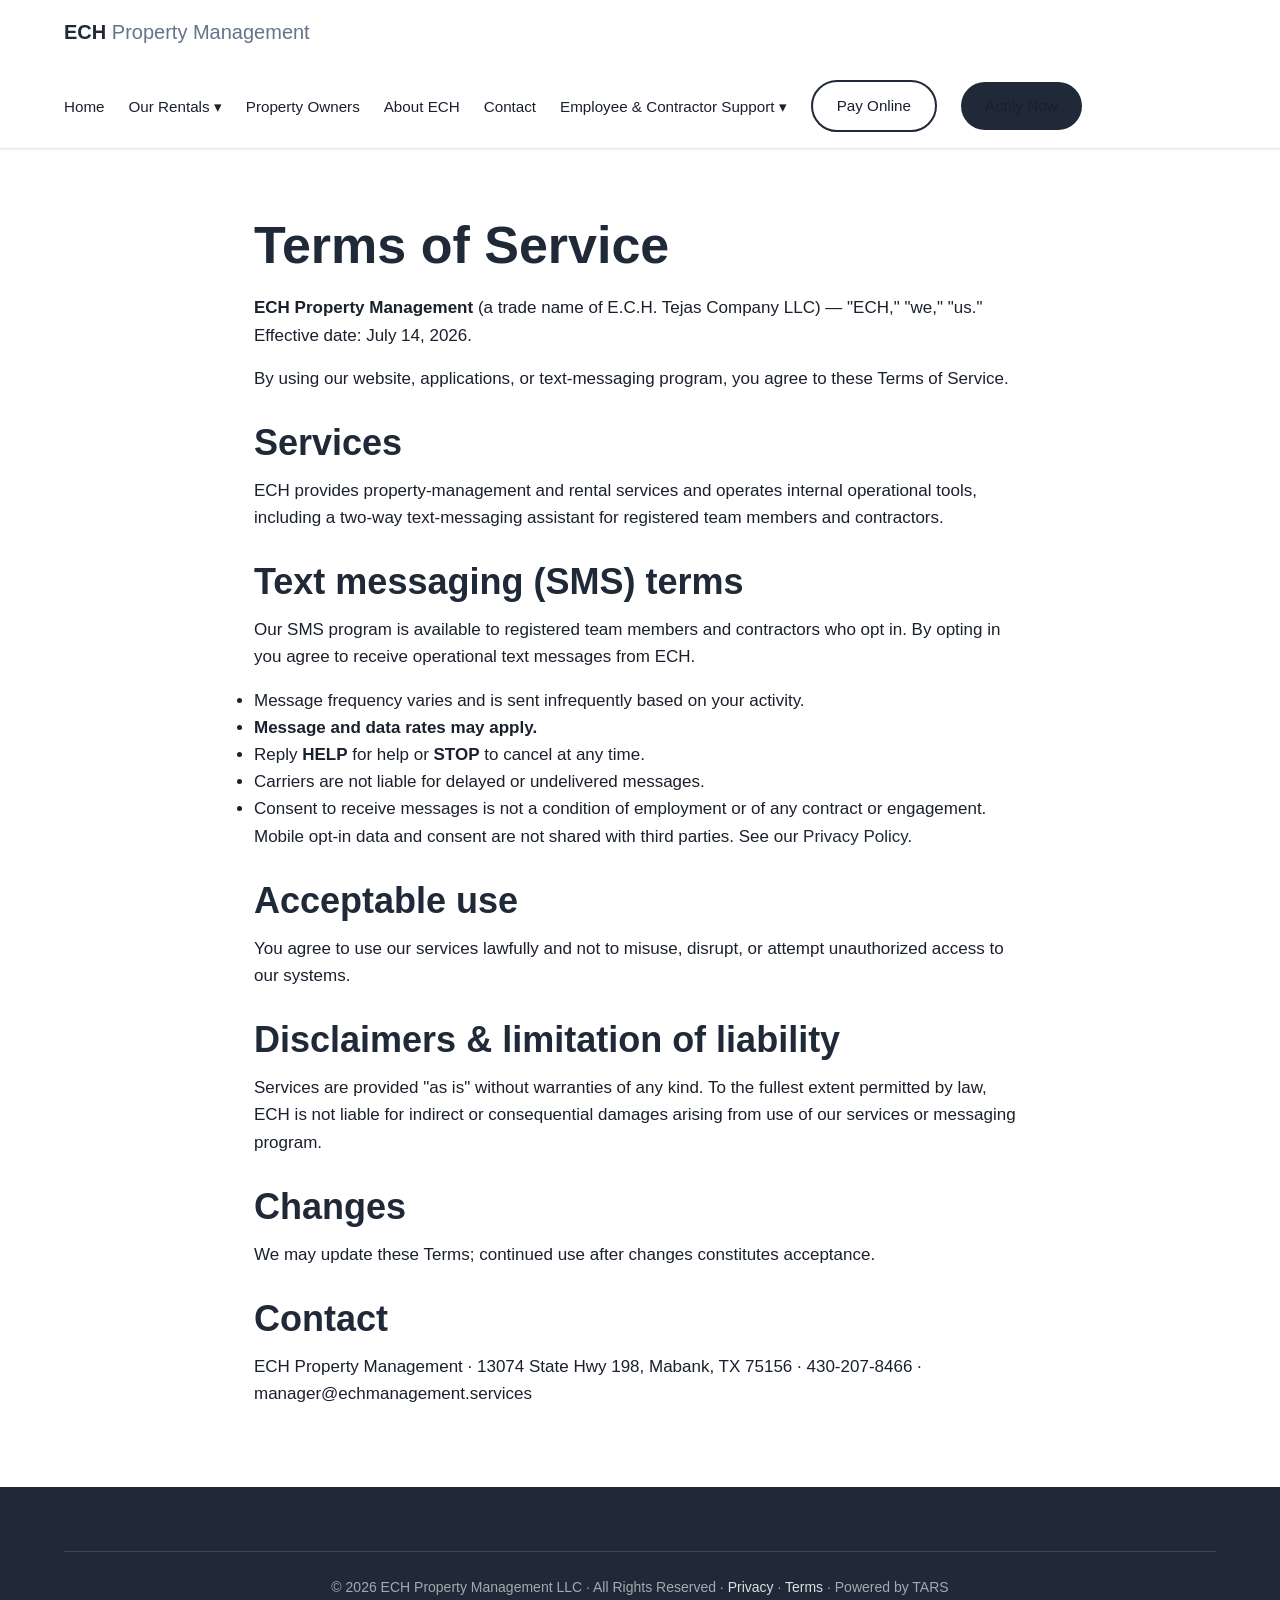
<file: terms.html>
<!DOCTYPE html>
<html lang="en">
<head>
<meta charset="UTF-8">
<meta name="viewport" content="width=device-width, initial-scale=1.0">
<title>Terms of Service — ECH Property Management</title>
<meta name="description" content="Terms of Service for ECH Property Management, including our text-messaging (SMS) program.">
<link rel="canonical" href="https://echmanagement.services/terms">
<link rel="stylesheet" href="styles.css">
<style>.policy{max-width:820px;margin:0 auto;text-align:left}.policy h2{margin-top:1.75rem}.policy p,.policy li{color:#1A202C;line-height:1.6}</style>
</head>
<body>
<nav class="nav"><div class="container nav-inner">
<a href="/" class="logo"><strong>ECH</strong> <span class="light">Property Management</span></a>
<ul class="nav-links">
<li><a href="/">Home</a></li>
<li class="dropdown"><a href="#">Our Rentals ▾</a><div class="submenu"><a href="/single-family-home-rental-cedar-creek-lake.html">Single Family Homes</a><a href="/apartment-rental-cedar-creek-lake.html">Apartments</a></div></li>
<li><a href="/property-management.html">Property Owners</a></li>
<li><a href="/about-ech-property-management.html">About ECH</a></li>
<li><a href="/contact.html">Contact</a></li>
<li class="dropdown"><a href="/employee-contractor-support.html">Employee &amp; Contractor Support ▾</a><div class="submenu"><a href="https://tcc.echmanagement.services">Log In</a><a href="/employee-contractor-support.html#signup">Request Access &amp; Text Sign-Up</a></div></li>
<li><a href="https://app.rentredi.com/pay" class="btn btn-secondary">Pay Online</a></li>
<li><a href="https://app.rentredi.com/apply" class="btn">Apply Now</a></li>
</ul>
</div></nav>

<section><div class="container policy">
<h1>Terms of Service</h1>
<p><strong>ECH Property Management</strong> (a trade name of E.C.H. Tejas Company LLC) — "ECH," "we," "us." Effective date: July 14, 2026.</p>
<p>By using our website, applications, or text-messaging program, you agree to these Terms of Service.</p>
<h2>Services</h2>
<p>ECH provides property-management and rental services and operates internal operational tools, including a two-way text-messaging assistant for registered team members and contractors.</p>
<h2>Text messaging (SMS) terms</h2>
<p>Our SMS program is available to registered team members and contractors who opt in. By opting in you agree to receive operational text messages from ECH.</p>
<ul>
<li>Message frequency varies and is sent infrequently based on your activity.</li>
<li><strong>Message and data rates may apply.</strong></li>
<li>Reply <strong>HELP</strong> for help or <strong>STOP</strong> to cancel at any time.</li>
<li>Carriers are not liable for delayed or undelivered messages.</li>
<li>Consent to receive messages is not a condition of employment or of any contract or engagement.</li>
</ul>
<p>Mobile opt-in data and consent are not shared with third parties. See our <a href="/privacy">Privacy Policy</a>.</p>
<h2>Acceptable use</h2>
<p>You agree to use our services lawfully and not to misuse, disrupt, or attempt unauthorized access to our systems.</p>
<h2>Disclaimers &amp; limitation of liability</h2>
<p>Services are provided "as is" without warranties of any kind. To the fullest extent permitted by law, ECH is not liable for indirect or consequential damages arising from use of our services or messaging program.</p>
<h2>Changes</h2>
<p>We may update these Terms; continued use after changes constitutes acceptance.</p>
<h2>Contact</h2>
<p>ECH Property Management · 13074 State Hwy 198, Mabank, TX 75156 · 430-207-8466 · manager@echmanagement.services</p>
</div></section>

<footer><div class="container">
<div class="copyright">© 2026 ECH Property Management LLC · All Rights Reserved · <a href="/privacy">Privacy</a> · <a href="/terms">Terms</a> · Powered by TARS</div>
</div></footer>
</body></html>
</file>
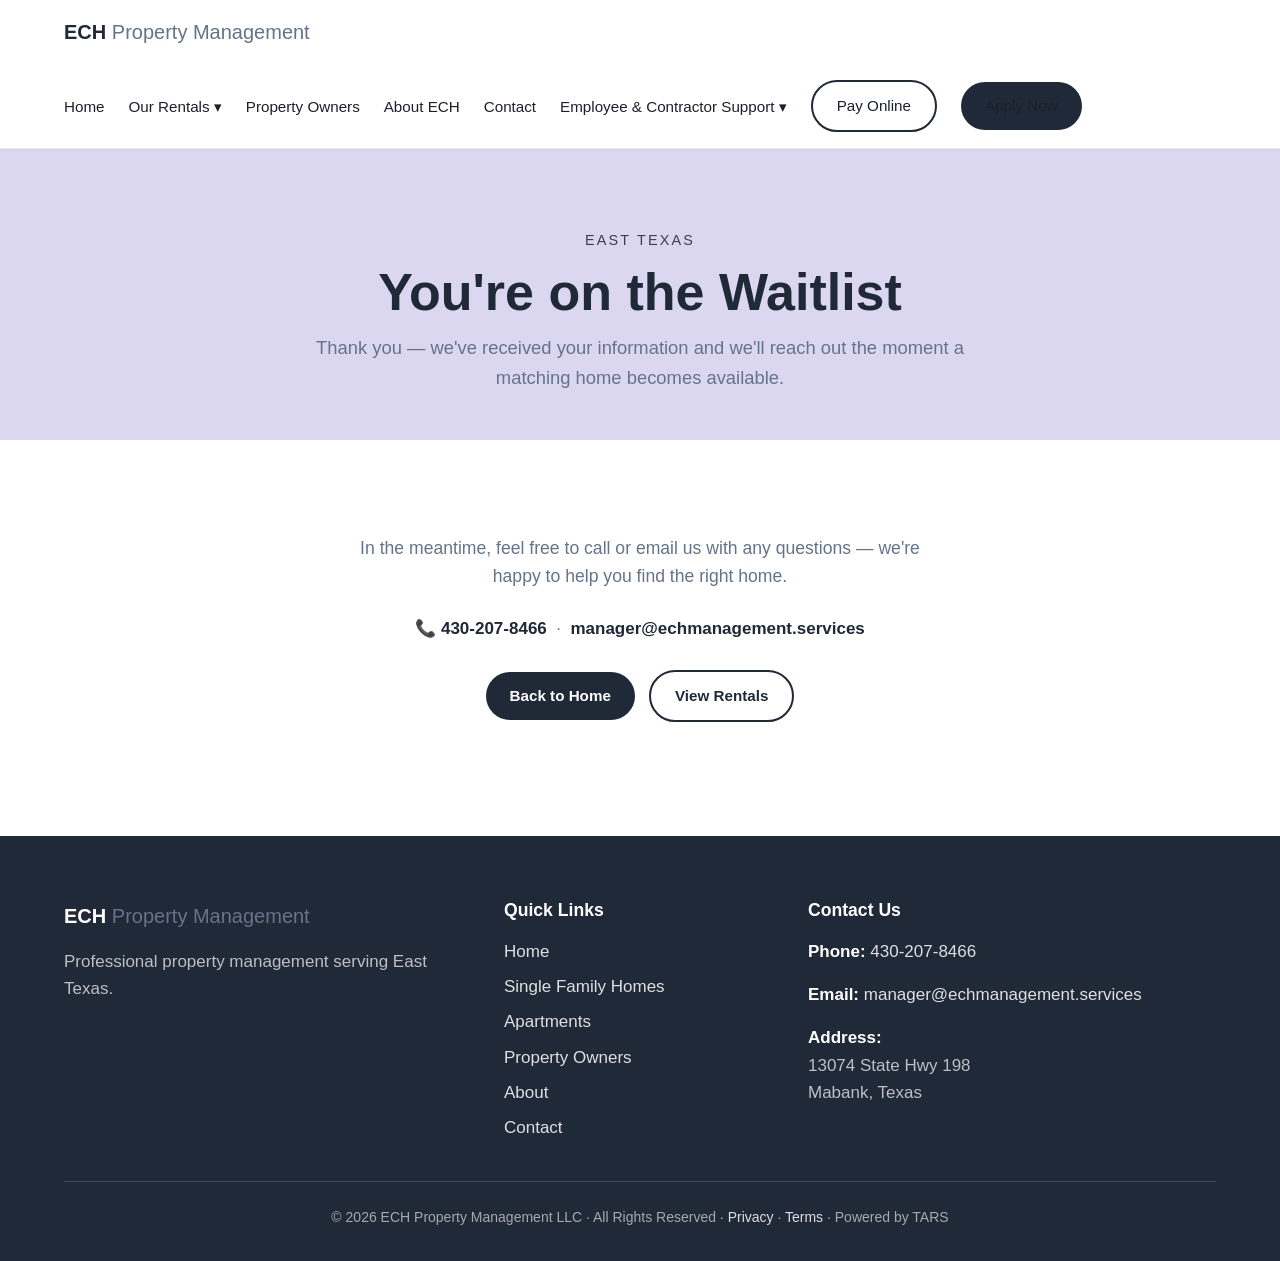
<file: thank-you.html>
<!DOCTYPE html>
<html lang="en">
<head>
<meta charset="UTF-8">
<meta name="viewport" content="width=device-width, initial-scale=1.0">
<title>Thank You | ECH Property Management</title>
<meta name="robots" content="noindex">
<link rel="canonical" href="https://echmanagement.services/thank-you.html">
<link rel="stylesheet" href="styles.css">
</head>
<body>
<nav class="nav"><div class="container nav-inner">
<a href="/" class="logo"><strong>ECH</strong> <span class="light">Property Management</span></a>
<ul class="nav-links">
<li><a href="/">Home</a></li>
<li class="dropdown"><a href="#">Our Rentals ▾</a><div class="submenu"><a href="/single-family-home-rental-cedar-creek-lake.html">Single Family Homes</a><a href="/apartment-rental-cedar-creek-lake.html">Apartments</a></div></li>
<li><a href="/property-management.html">Property Owners</a></li>
<li><a href="/about-ech-property-management.html">About ECH</a></li>
<li><a href="/contact.html">Contact</a></li>
<li class="dropdown"><a href="/employee-contractor-support.html">Employee &amp; Contractor Support ▾</a><div class="submenu"><a href="https://tcc.echmanagement.services">Log In</a><a href="/employee-contractor-support.html#signup">Request Access &amp; Text Sign-Up</a></div></li>
<li><a href="https://app.rentredi.com/pay" class="btn btn-secondary">Pay Online</a></li>
<li><a href="https://app.rentredi.com/apply" class="btn">Apply Now</a></li>
</ul>
</div></nav>

<header class="page-header"><div class="container">
<p class="pre-title">East Texas</p>
<h1>You're on the Waitlist</h1>
<p>Thank you — we've received your information and we'll reach out the moment a matching home becomes available.</p>
</div></header>

<section><div class="container" style="text-align:center;padding:30px 0 50px;">
<p style="font-size:1.1rem;max-width:600px;margin:0 auto 24px;">In the meantime, feel free to call or email us with any questions — we're happy to help you find the right home.</p>
<p style="margin:0 0 28px;"><strong>📞 <a href="tel:430-207-8466">430-207-8466</a></strong> &nbsp;·&nbsp; <strong><a href="mailto:manager@echmanagement.services">manager@echmanagement.services</a></strong></p>
<a href="/" class="btn">Back to Home</a> &nbsp; <a href="/single-family-home-rental-cedar-creek-lake.html" class="btn btn-secondary">View Rentals</a>
</div></section>

<footer><div class="container">
<div class="footer-grid">
<div><a href="/" class="logo"><strong>ECH</strong> <span class="light">Property Management</span></a><p>Professional property management serving East Texas.</p></div>
<div><h4>Quick Links</h4><ul><li><a href="/">Home</a></li><li><a href="/single-family-home-rental-cedar-creek-lake.html">Single Family Homes</a></li><li><a href="/apartment-rental-cedar-creek-lake.html">Apartments</a></li><li><a href="/property-management.html">Property Owners</a></li><li><a href="/about-ech-property-management.html">About</a></li><li><a href="/contact.html">Contact</a></li></ul></div>
<div class="footer-contact"><h4>Contact Us</h4><p><strong>Phone:</strong> <a href="tel:430-207-8466">430-207-8466</a></p><p><strong>Email:</strong> <a href="mailto:manager@echmanagement.services">manager@echmanagement.services</a></p><p><strong>Address:</strong><br>13074 State Hwy 198<br>Mabank, Texas</p></div>
</div>
<div class="copyright">© 2026 ECH Property Management LLC · All Rights Reserved · <a href="/privacy">Privacy</a> · <a href="/terms">Terms</a> · Powered by TARS</div>
</div></footer>
</body></html>
</file>
<file: styles.css>
/* ECH Property Management — global stylesheet
   Built 2026-05-09 per ECH-WEBSITE-REBUILD-BRIEF.md
   Colors: lavender #B0A8E0, dark navy #1F2937, white #FFFFFF
*/

*, *::before, *::after { box-sizing: border-box; margin: 0; padding: 0; }

:root {
  --lavender: #B0A8E0;
  --lavender-light: #DCD7F0;
  --navy: #1F2937;
  --navy-light: #374151;
  --white: #FFFFFF;
  --text-dark: #1A202C;
  --text-muted: #64748B;
  --bg-soft: #F9FAFB;
  --shadow-sm: 0 1px 2px rgba(0,0,0,0.05);
  --shadow-md: 0 4px 6px rgba(0,0,0,0.08);
  --shadow-lg: 0 10px 25px rgba(0,0,0,0.10);
  --radius-sm: 6px;
  --radius-md: 12px;
  --radius-pill: 999px;
  --max-w: 1200px;
}

html { scroll-behavior: smooth; }
body {
  font-family: -apple-system, BlinkMacSystemFont, "Segoe UI", Roboto, "Helvetica Neue", Arial, sans-serif;
  font-size: 17px; line-height: 1.6; color: var(--text-dark); background: var(--white);
  -webkit-font-smoothing: antialiased; -moz-osx-font-smoothing: grayscale;
}
img { max-width: 100%; height: auto; display: block; }
a { color: var(--navy); text-decoration: none; transition: color 0.2s; }
a:hover { color: var(--lavender); }
h1, h2, h3, h4 { font-weight: 700; line-height: 1.25; color: var(--navy); }
h1 { font-size: clamp(2rem, 5vw, 3.25rem); margin-bottom: 1rem; }
h2 { font-size: clamp(1.5rem, 3vw, 2.25rem); margin-bottom: 0.75rem; }
h3 { font-size: 1.35rem; margin-bottom: 0.5rem; }
p { margin-bottom: 1rem; color: var(--text-muted); }

.container { max-width: var(--max-w); margin: 0 auto; padding: 0 1.5rem; }
section { padding: 4rem 0; }

.nav { background: var(--white); border-bottom: 1px solid #E5E7EB; padding: 1rem 0; position: sticky; top: 0; z-index: 100; box-shadow: var(--shadow-sm); }
.nav-inner { display: flex; align-items: center; justify-content: space-between; gap: 2rem; flex-wrap: wrap; }
.logo { font-weight: 700; font-size: 1.25rem; color: var(--navy); }
.logo strong { font-weight: 800; }
.logo .light { font-weight: 400; color: var(--text-muted); }
.nav-links { display: flex; align-items: center; gap: 1.5rem; list-style: none; flex-wrap: wrap; }
.nav-links a { color: var(--text-dark); font-weight: 500; font-size: 0.95rem; }
.nav-links a:hover { color: var(--lavender); }
.nav-links .dropdown { position: relative; cursor: pointer; }
.nav-links .dropdown:hover .submenu { display: flex; }
.submenu { display: none; position: absolute; top: 100%; left: 0; background: var(--white); flex-direction: column; min-width: 220px; border-radius: var(--radius-md); box-shadow: var(--shadow-md); padding: 0.5rem 0; z-index: 50; }
.submenu a { padding: 0.5rem 1rem; }
.submenu a:hover { background: var(--lavender-light); }

.btn { display: inline-block; padding: 0.75rem 1.5rem; background: var(--navy); color: var(--white); border: none; border-radius: var(--radius-pill); font-weight: 600; font-size: 0.95rem; cursor: pointer; transition: background 0.2s, transform 0.1s; text-align: center; }
.btn:hover { background: var(--navy-light); color: var(--white); transform: translateY(-1px); }
.btn-secondary { background: var(--white); color: var(--navy); border: 2px solid var(--navy); }
.btn-secondary:hover { background: var(--navy); color: var(--white); }
.btn-lavender { background: var(--lavender); }
.btn-lavender:hover { background: #9990C8; color: var(--white); }

.hero { background-image: linear-gradient(rgba(31,41,55,0.55), rgba(31,41,55,0.55)), url('https://images.unsplash.com/photo-1568605114967-8130f3a36994?auto=format&fit=crop&w=1600&q=80'); background-size: cover; background-position: center; color: var(--white); padding: 6rem 0 5rem; text-align: center; }
.hero h1 { color: var(--white); margin-bottom: 0.5rem; }
.hero .pre-title { color: var(--lavender-light); letter-spacing: 0.15em; font-size: 0.9rem; text-transform: uppercase; margin-bottom: 0.5rem; }
.hero .post-title { font-size: 1.25rem; margin-bottom: 2rem; color: var(--white); }
.hero p { color: rgba(255,255,255,0.85); max-width: 600px; margin: 0 auto 1.5rem; }

.find-rental { background: var(--lavender-light); text-align: center; padding: 4rem 0; }
.find-rental .icon { width: 64px; height: 64px; margin: 0 auto 1rem; display: block; }
.find-rental h2 { font-size: 1.75rem; }
.find-rental p { font-size: 1.1rem; max-width: 700px; margin: 0 auto 2rem; }
.find-rental .btn-row { display: flex; gap: 1rem; justify-content: center; flex-wrap: wrap; }

.two-col { display: grid; grid-template-columns: 1fr 1fr; gap: 3rem; align-items: center; }
.two-col .text h2 { margin-bottom: 1rem; }
.two-col .text p { margin-bottom: 1.25rem; font-size: 1.05rem; }
.two-col img { border-radius: var(--radius-md); box-shadow: var(--shadow-md); }

.available-rentals { background: var(--bg-soft); }
.available-rentals .phone { font-size: 1.5rem; font-weight: 700; color: var(--navy); margin: 1rem 0; display: block; }

.cta-banner { background: var(--navy); color: var(--white); text-align: center; padding: 4rem 0; }
.cta-banner h2 { color: var(--white); }
.cta-banner p { color: rgba(255,255,255,0.85); max-width: 800px; margin: 0 auto 2rem; font-size: 1.1rem; }

.listings-grid { display: grid; grid-template-columns: repeat(auto-fill, minmax(320px, 1fr)); gap: 2rem; margin-top: 2rem; }
.listing-card { background: var(--white); border-radius: var(--radius-md); overflow: hidden; box-shadow: var(--shadow-md); transition: transform 0.2s, box-shadow 0.2s; }
.listing-card:hover { transform: translateY(-4px); box-shadow: var(--shadow-lg); }
.listing-card img { height: 220px; object-fit: cover; }
.listing-card .body { padding: 1.5rem; }
.listing-card h3 { margin-bottom: 0.5rem; }
.listing-card .meta { color: var(--text-muted); font-size: 0.95rem; margin-bottom: 0.75rem; }
.listing-card .meta span { margin-right: 1rem; }
.listing-card .price { font-size: 1.5rem; font-weight: 700; color: var(--navy); margin-bottom: 1rem; }
.listing-card .btn { width: 100%; }

.faq { background: var(--lavender-light); }
.faq h2 { text-align: center; margin-bottom: 2rem; }
.faq-item { background: var(--white); border-radius: var(--radius-md); margin-bottom: 1rem; overflow: hidden; box-shadow: var(--shadow-sm); }
.faq-item summary { padding: 1.25rem 1.5rem; font-weight: 600; color: var(--navy); cursor: pointer; list-style: none; position: relative; padding-right: 3rem; }
.faq-item summary::after { content: '+'; position: absolute; right: 1.5rem; top: 50%; transform: translateY(-50%); font-size: 1.5rem; color: var(--lavender); }
.faq-item[open] summary::after { content: '-'; }
.faq-item .content { padding: 0 1.5rem 1.5rem; color: var(--text-muted); }

footer { background: var(--navy); color: rgba(255,255,255,0.85); padding: 4rem 0 2rem; background-image: linear-gradient(rgba(31,41,55,0.92), rgba(31,41,55,0.92)), url('https://images.unsplash.com/photo-1546412414-e1885259563a?auto=format&fit=crop&w=1600&q=80'); background-size: cover; background-position: center; }
.footer-grid { display: grid; grid-template-columns: 1.5fr 1fr 1.5fr; gap: 2rem; margin-bottom: 2rem; }
footer h4 { color: var(--white); margin-bottom: 1rem; font-size: 1.1rem; }
footer .logo { color: var(--white); margin-bottom: 1rem; display: block; }
footer p { color: rgba(255,255,255,0.7); }
footer ul { list-style: none; }
footer ul li { margin-bottom: 0.5rem; }
footer a { color: rgba(255,255,255,0.85); }
footer a:hover { color: var(--lavender); }
.footer-contact strong { color: var(--white); }
.copyright { border-top: 1px solid rgba(255,255,255,0.15); padding-top: 1.5rem; text-align: center; font-size: 0.875rem; color: rgba(255,255,255,0.6); }

.page-header { background: var(--lavender-light); padding: 5rem 0 3rem; text-align: center; }
.page-header .pre-title { color: var(--navy-light); letter-spacing: 0.15em; font-size: 0.9rem; text-transform: uppercase; margin-bottom: 0.5rem; }
.page-header h1 { margin-bottom: 0.5rem; }
.page-header p { font-size: 1.15rem; max-width: 700px; margin: 0 auto; }

@media (max-width: 768px) {
  .nav-inner { flex-direction: column; gap: 1rem; }
  .nav-links { gap: 1rem; flex-wrap: wrap; justify-content: center; }
  .two-col { grid-template-columns: 1fr; }
  .footer-grid { grid-template-columns: 1fr; text-align: center; }
  section { padding: 3rem 0; }
  .hero { padding: 4rem 0 3rem; }
}

/* ---- Listing photos (tools/build-listings.js) --------------------------------
   A listing with photos[] renders <img> in the .photo-ph well instead of the
   inline SVG scene. Aspect ratio is fixed by .photo-ph so a portrait phone photo
   crops to the card instead of stretching the grid. */
.photo-ph.has-photo{background:#e9eef1;}
.listing-img{position:absolute;inset:0;width:100%;height:100%;object-fit:cover;display:block;}
.thumbs{display:flex;gap:6px;padding:6px 6px 0;overflow-x:auto;-webkit-overflow-scrolling:touch;scrollbar-width:thin;}
.thumbs .thumb{flex:0 0 auto;width:58px;height:44px;padding:0;border:2px solid transparent;border-radius:5px;background:#e9eef1;cursor:pointer;overflow:hidden;line-height:0;}
.thumbs .thumb img{width:100%;height:100%;object-fit:cover;display:block;}
.thumbs .thumb[aria-current="true"]{border-color:#1a7f4b;}
.thumbs .thumb:focus-visible{outline:2px solid #1a7f4b;outline-offset:1px;}
@media (max-width:600px){.thumbs .thumb{width:50px;height:38px;}}

/* ---- Auto-cycling listing photos ------------------------------------------------
   No hero photo to choose. Drop any number of photos in and they rotate.

   How it works, so future-you isn't puzzled: the FIRST photo is a static base layer
   at full opacity. Photos 2..n stack on top and each fade in for one slot of the
   cycle, then out. Because the base never disappears, the wrap-around never flashes
   empty — which is what happens if you animate every layer.

   Pure CSS on purpose. This site has no build step and no framework; a slideshow
   that needs JavaScript is a slideshow that breaks when JavaScript doesn't run. */
.photo-cycle img{position:absolute;inset:0;width:100%;height:100%;object-fit:cover;display:block;}
.photo-cycle img:first-child{opacity:1;}
.photo-cycle img:not(:first-child){
  opacity:0;
  animation-duration:calc(var(--n) * 4s);
  animation-delay:calc(var(--i) * 4s);
  animation-iteration-count:infinite;
  animation-timing-function:ease-in-out;
  animation-fill-mode:both;
}
.photo-cycle[data-n="2"] img:not(:first-child){animation-name:cyc2;}
.photo-cycle[data-n="3"] img:not(:first-child){animation-name:cyc3;}
.photo-cycle[data-n="4"] img:not(:first-child){animation-name:cyc4;}
.photo-cycle[data-n="5"] img:not(:first-child){animation-name:cyc5;}
.photo-cycle[data-n="6"] img:not(:first-child){animation-name:cyc6;}
.photo-cycle[data-n="7"] img:not(:first-child){animation-name:cyc7;}
.photo-cycle[data-n="8"] img:not(:first-child){animation-name:cyc8;}

@keyframes cyc2{0%,100%{opacity:0}2%{opacity:1}46%{opacity:1}50%{opacity:0}}
@keyframes cyc3{0%,100%{opacity:0}2%{opacity:1}30%{opacity:1}33%{opacity:0}}
@keyframes cyc4{0%,100%{opacity:0}1.5%{opacity:1}22%{opacity:1}25%{opacity:0}}
@keyframes cyc5{0%,100%{opacity:0}1.5%{opacity:1}17%{opacity:1}20%{opacity:0}}
@keyframes cyc6{0%,100%{opacity:0}1%{opacity:1}14%{opacity:1}16.6%{opacity:0}}
@keyframes cyc7{0%,100%{opacity:0}1%{opacity:1}11.8%{opacity:1}14.2%{opacity:0}}
@keyframes cyc8{0%,100%{opacity:0}1%{opacity:1}10%{opacity:1}12.5%{opacity:0}}

/* Someone who asked their device for less motion gets the first photo, held still. */
@media (prefers-reduced-motion: reduce){
  .photo-cycle img:not(:first-child){animation:none;opacity:0;}
}

/* A quiet count so a visitor knows there's more than one shot. */
.photo-count{position:absolute;bottom:8px;right:8px;z-index:3;background:rgba(0,0,0,.62);
  color:#fff;font-size:.7rem;font-weight:700;letter-spacing:.04em;padding:3px 7px;border-radius:999px;}
</file>
